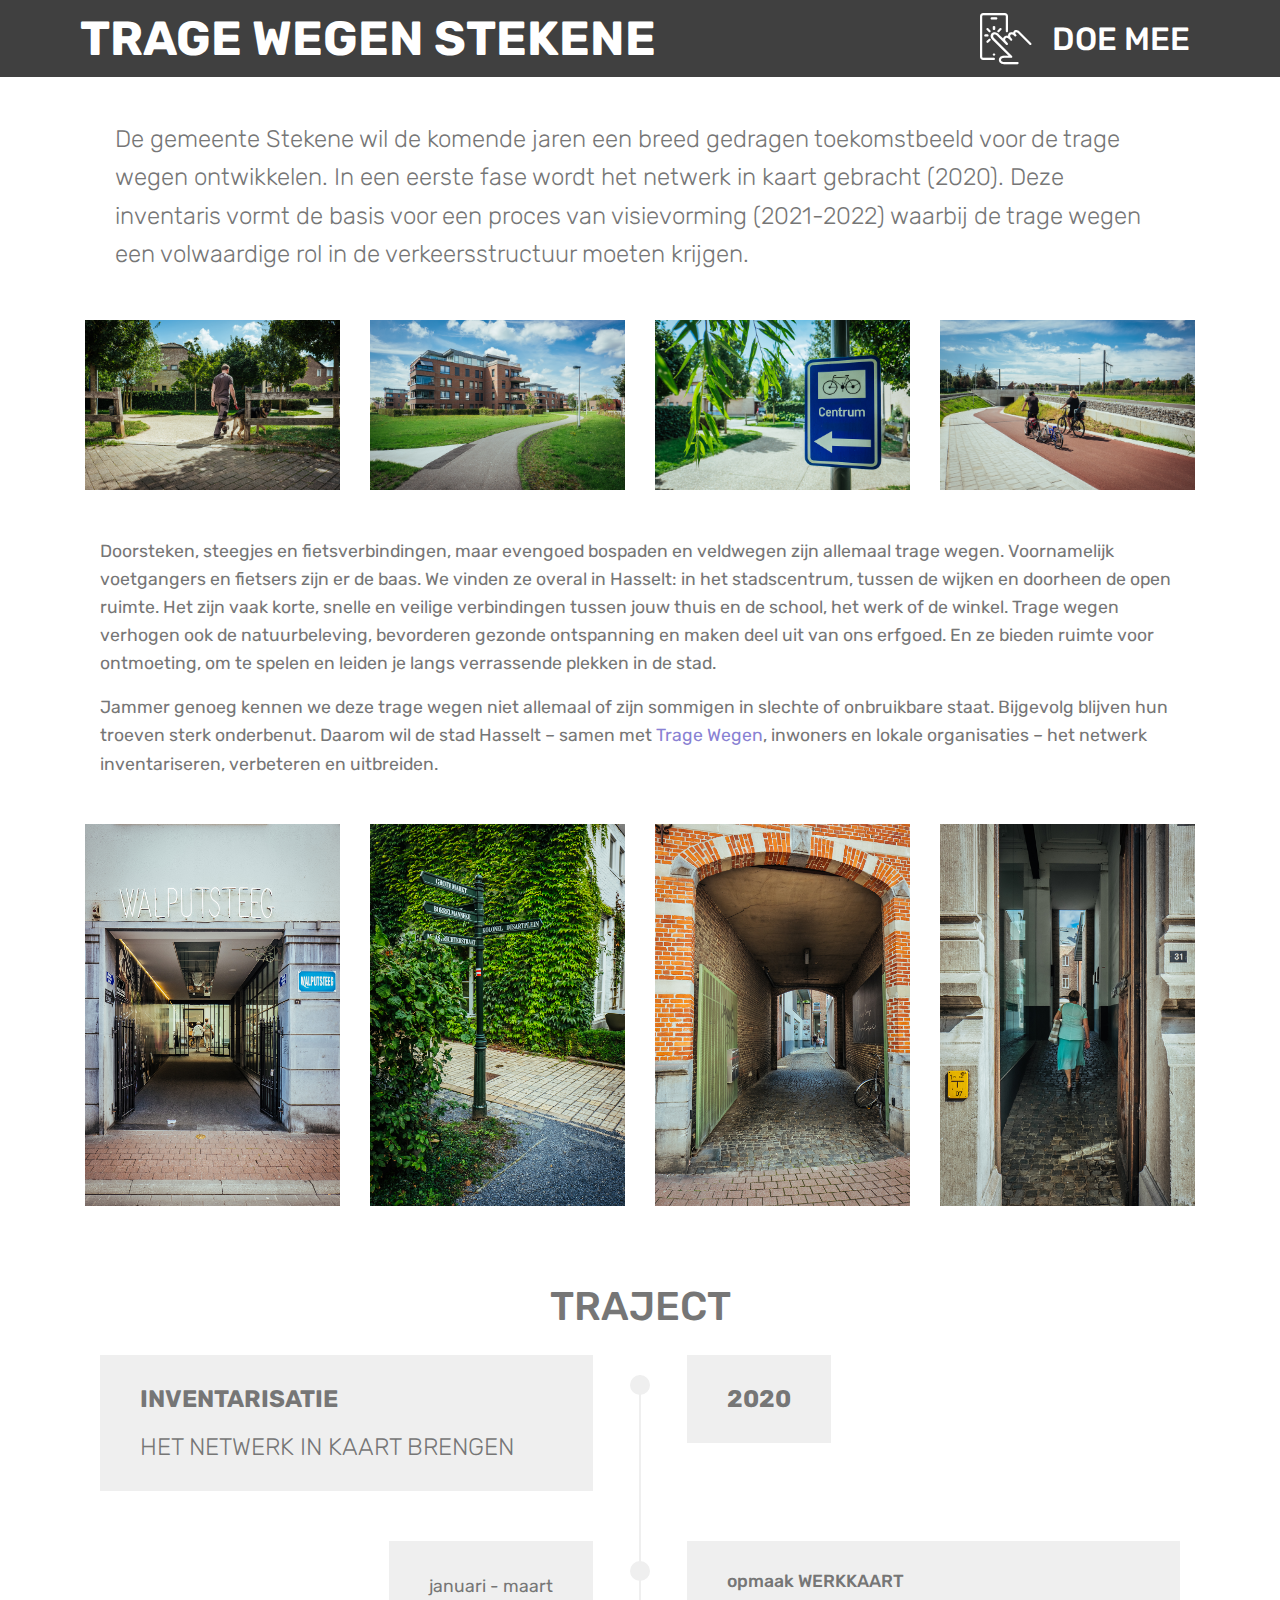
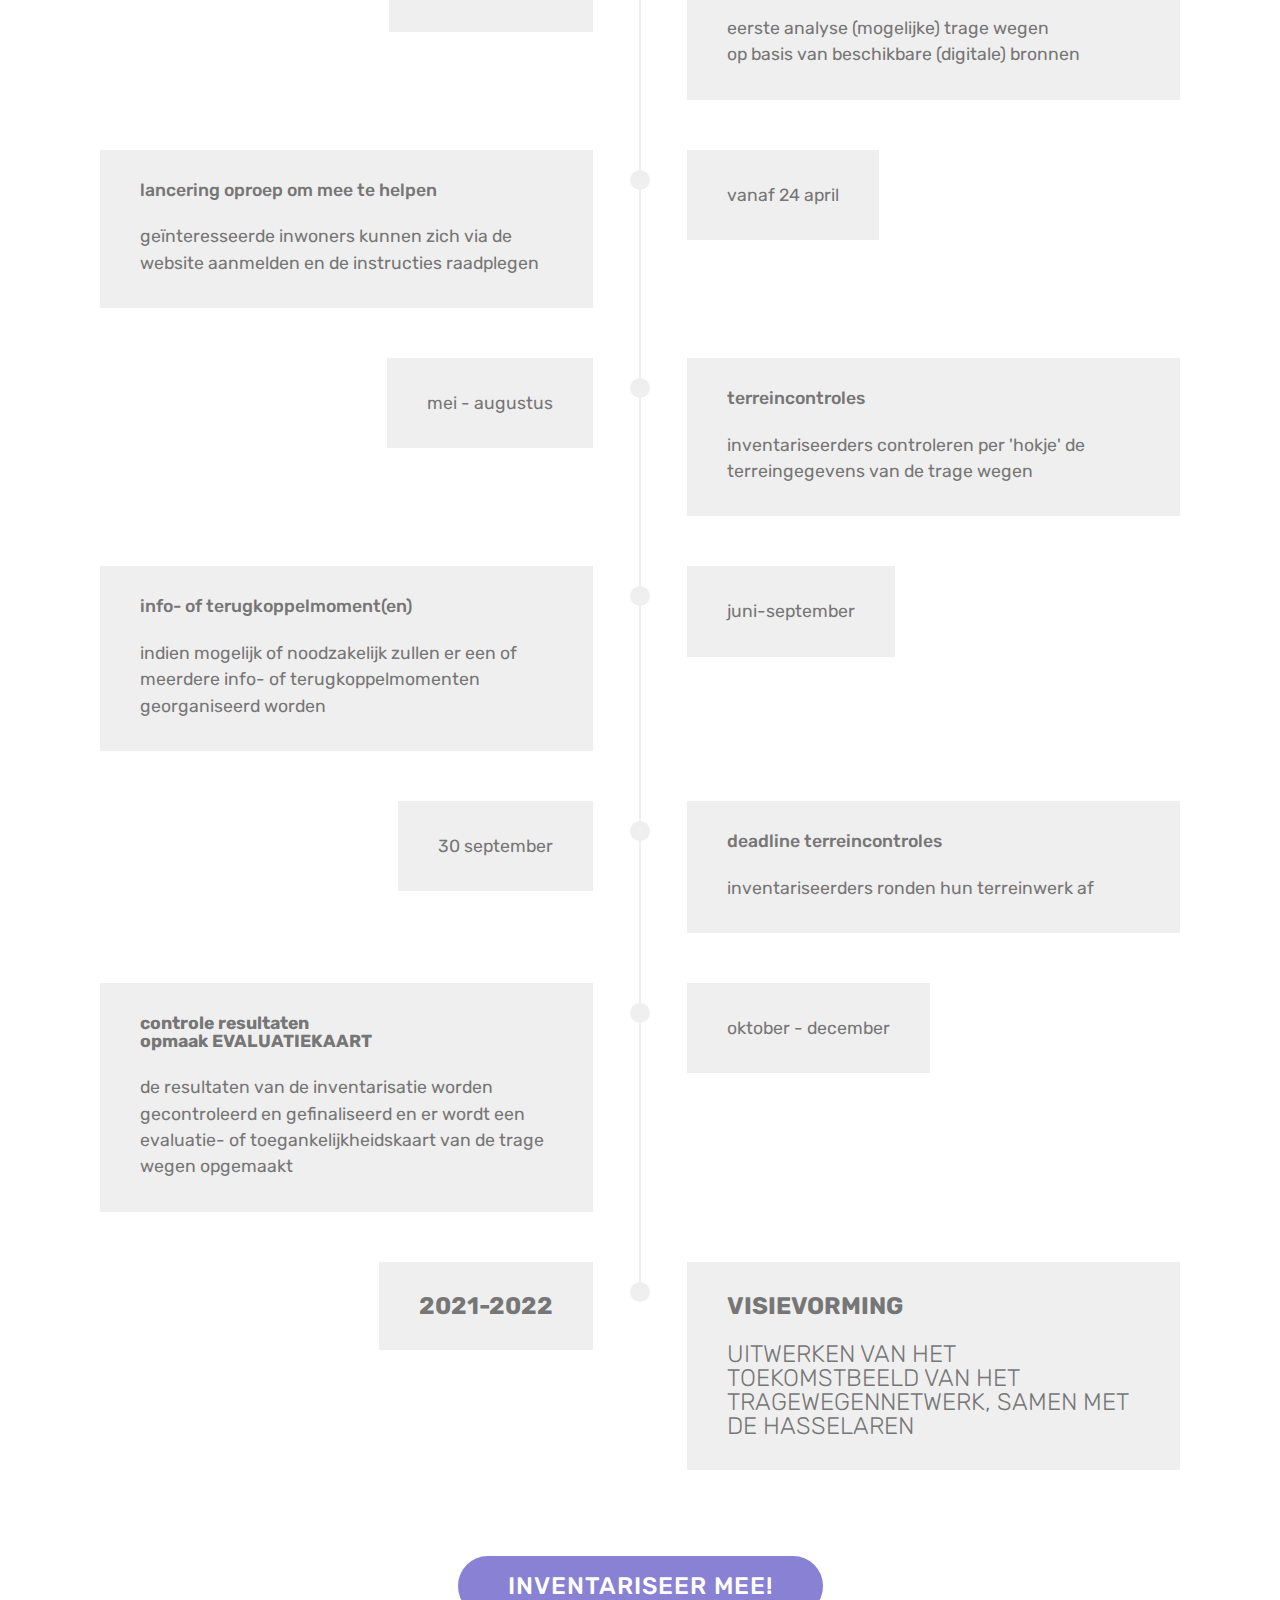
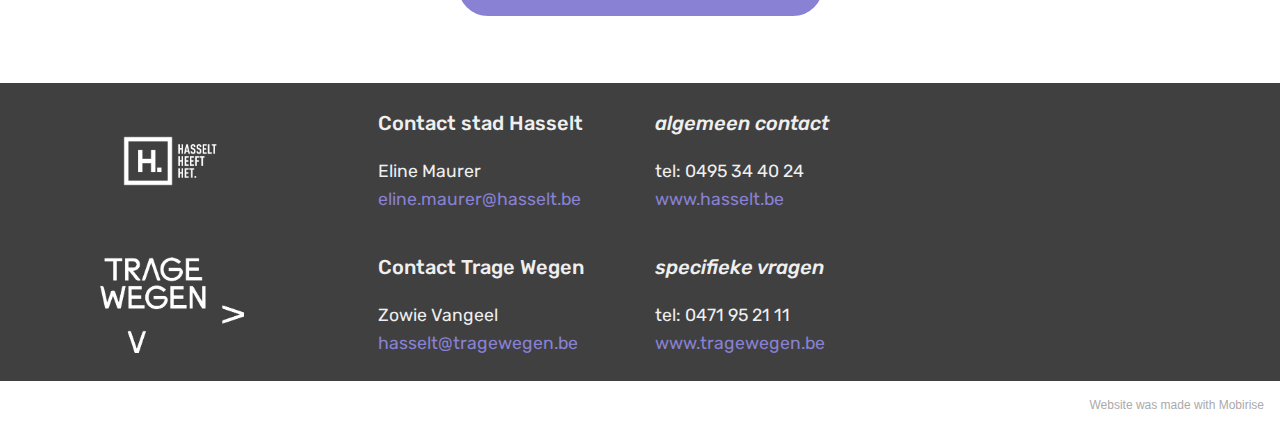
<file: index.html>
<!DOCTYPE html>
<html  >
<head>
  <!-- Site made with Mobirise Website Builder v5.1.4, https://mobirise.com -->
  <meta charset="UTF-8">
  <meta http-equiv="X-UA-Compatible" content="IE=edge">
  <meta name="generator" content="Mobirise v5.1.4, mobirise.com">
  <meta name="viewport" content="width=device-width, initial-scale=1, minimum-scale=1">
  <link rel="shortcut icon" href="assets/images/logo2.png" type="image/x-icon">
  <meta name="description" content="">
  
  
  <title>Home</title>
  <link rel="stylesheet" href="assets/web/assets/mobirise-icons/mobirise-icons.css">
  <link rel="stylesheet" href="assets/bootstrap/css/bootstrap.min.css">
  <link rel="stylesheet" href="assets/bootstrap/css/bootstrap-grid.min.css">
  <link rel="stylesheet" href="assets/bootstrap/css/bootstrap-reboot.min.css">
  <link rel="stylesheet" href="assets/tether/tether.min.css">
  <link rel="stylesheet" href="assets/dropdown/css/style.css">
  <link rel="stylesheet" href="assets/socicon/css/styles.css">
  <link rel="stylesheet" href="assets/theme/css/style.css">
  <link rel="preload" as="style" href="assets/mobirise/css/mbr-additional.css"><link rel="stylesheet" href="assets/mobirise/css/mbr-additional.css" type="text/css">
  
  
  
  
</head>
<body>
  
  <section class="menu cid-rQbKiJXNZe" once="menu" id="menu1-5">

    

    <nav class="navbar navbar-expand beta-menu navbar-dropdown align-items-center navbar-fixed-top navbar-toggleable-sm">
        <button class="navbar-toggler navbar-toggler-right" type="button" data-toggle="collapse" data-target="#navbarSupportedContent" aria-controls="navbarSupportedContent" aria-expanded="false" aria-label="Toggle navigation">
            <div class="hamburger">
                <span></span>
                <span></span>
                <span></span>
                <span></span>
            </div>
        </button>
        <div class="menu-logo">
            <div class="navbar-brand">
                
                <span class="navbar-caption-wrap"><a class="navbar-caption text-white display-1" href="index.html">
                        TRAGE WEGEN STEKENE</a></span>
            </div>
        </div>
        <div class="collapse navbar-collapse" id="navbarSupportedContent">
            <ul class="navbar-nav nav-dropdown nav-right" data-app-modern-menu="true"><li class="nav-item">
                    <a class="nav-link link text-white display-4" href="page1.html"><span class="mbri-touch mbr-iconfont mbr-iconfont-btn"></span>
                        
                        DOE MEE</a>
                </li></ul>
            
        </div>
    </nav>
</section>

<section class="mbr-section article content3 cid-rQbUgujYzw" id="content3-n">
      
     

    <div class="container">
        <div class="media-container-row">
            <div class="row col-12 col-md-12">
                <div class="col-12 mbr-text mbr-fonts-style display-2 col-md-12">
                     <p>De gemeente Stekene wil de komende jaren een breed gedragen toekomstbeeld voor de trage wegen ontwikkelen. In een eerste fase wordt het netwerk in kaart gebracht (<span style="font-size: 1.5rem;">2020). Deze inventaris vormt de basis voor een proces van visievorming (2021-2022) waarbij de trage wegen een volwaardige rol in de verkeersstructuur moeten krijgen.</span></p>
                </div>
                
                
            </div>
        </div>
    </div>
</section>

<section class="mbr-gallery gallery5 cid-rQcg3z86Xx" id="gallery5-q">

    

    

    <div class="container">
        
        
        <div class="row mbr-gallery" data-toggle="modal" data-target="#Modal">
            <div class="col-sm-6 col-md-4 col-lg-3 item gallery-image">
                <div class="item-wrapper">
                    <img class="w-100" src="assets/images/tragewegen-201908-ingedelee-199.jpg" alt="" data-slide-to="0" title="" data-target="#lb-">
                </div>
            </div>
            <div class="col-sm-6 col-md-4 col-lg-3 item gallery-image">
                <div class="item-wrapper">
                    <img class="w-100" src="assets/images/tragewegen-201908-ingedelee-122.jpg" alt="" data-slide-to="1" title="" data-target="#lb-">
                </div>
            </div>
            <div class="col-sm-6 col-md-4 col-lg-3 item gallery-image">
                <div class="item-wrapper">
                    <img class="w-100" src="assets/images/tragewegen-201908-ingedelee-131.jpg" alt="" data-slide-to="2" title="" data-target="#lb-">
                </div>
            </div><div class="col-sm-6 col-md-4 col-lg-3 item gallery-image">
                <div class="item-wrapper">
                    <img class="w-100" src="assets/images/tragewegen-201908-ingedelee-125.jpg" alt="" data-slide-to="3" title="" data-target="#lb-">
                </div>
            </div>
            
        </div>

        <div class="modal mbr-slider fade" tabindex="-1" role="dialog" aria-hidden="true" id="Modal">
            <div class="modal-dialog" role="document">
                <div class="modal-content">
                    <div class="modal-body">
                        <div class="carousel slide" data-ride="carousel" id="lb-">
                            <div class="carousel-inner">
                                <div class="carousel-item active">
                                    <img class="d-block w-100" src="assets/images/tragewegen-201908-ingedelee-199.jpg" alt="">
                                </div>
                                <div class="carousel-item">
                                    <img class="d-block w-100" src="assets/images/tragewegen-201908-ingedelee-122.jpg" alt="">
                                </div>
                                <div class="carousel-item">
                                    <img class="d-block w-100" src="assets/images/tragewegen-201908-ingedelee-131.jpg" alt="">
                                </div><div class="carousel-item">
                                    <img class="d-block w-100" src="assets/images/tragewegen-201908-ingedelee-125.jpg" alt="">
                                </div>
                                
                            </div>
                            <ol class="carousel-indicators">
                                <li data-slide-to="0" class="active" data-target="#lb-"></li><li data-slide-to="1" class="active" data-target="#lb-"></li>
                                <li data-slide-to="2" data-target="#lb-"></li>
                                <li data-slide-to="3" data-target="#lb-"></li>
                                
                            </ol>
                            <a role="button" href="" class="close" data-dismiss="modal" aria-label="Close">
                            </a>
                            <a class="carousel-control-prev carousel-control" role="button" data-slide="prev" href="#lb-">
                                <span class="mbri-left mbr-iconfont" aria-hidden="true"></span>
                                <span class="sr-only">Vorige</span>
                            </a>
                            <a class="carousel-control-next carousel-control" role="button" data-slide="next" href="#lb-">
                                <span class="mbri-right mbr-iconfont" aria-hidden="true"></span>
                                <span class="sr-only">Volgende</span>
                            </a>
                        </div>
                    </div>
                </div>
            </div>
        </div>
    </div>
</section>

<section class="mbr-section article content1 cid-rQc35fbMtZ" id="content1-o">
    
     

    <div class="container">
        <div class="media-container-row">
            <div class="mbr-text col-12 mbr-fonts-style display-7 col-md-12"><p>Doorsteken, steegjes en fietsverbindingen, maar evengoed bospaden en veldwegen zijn allemaal trage wegen. Voornamelijk voetgangers en fietsers zijn er de baas. We vinden ze overal in Hasselt: in het stadscentrum, tussen de wijken en doorheen de open ruimte. Het zijn vaak korte, snelle en veilige verbindingen tussen jouw thuis en de school, het werk of de winkel.  Trage wegen verhogen ook de natuurbeleving, bevorderen gezonde ontspanning en maken deel uit van ons erfgoed. En ze bieden ruimte voor ontmoeting, om te spelen en leiden je langs verrassende plekken in de stad. 
</p><p>Jammer genoeg kennen we deze trage wegen niet allemaal of zijn sommigen in slechte of onbruikbare staat. Bijgevolg blijven hun troeven sterk onderbenut. Daarom wil de stad Hasselt – samen met <a href="https://www.tragewegen.be" target="_blank">Trage Wegen</a>, inwoners en lokale organisaties – het netwerk inventariseren, verbeteren en uitbreiden.
</p></div>
        </div>
    </div>
</section>

<section class="mbr-gallery gallery5 cid-rQcoGLIRZO" id="gallery5-t">

    

    

    <div class="container">
        
        
        <div class="row mbr-gallery" data-toggle="modal" data-target="#Modal">
            <div class="col-sm-6 col-md-4 col-lg-3 item gallery-image">
                <div class="item-wrapper">
                    <img class="w-100" src="assets/images/tragewegen-201908-ingedelee-90.jpg" alt="" data-slide-to="0" title="" data-target="#lb-">
                </div>
            </div><div class="col-sm-6 col-md-4 col-lg-3 item gallery-image">
                <div class="item-wrapper">
                    <img class="w-100" src="assets/images/tragewegen-201908-ingedelee-77.jpg" alt="" data-slide-to="1" title="" data-target="#lb-">
                </div>
            </div><div class="col-sm-6 col-md-4 col-lg-3 item gallery-image">
                <div class="item-wrapper">
                    <img class="w-100" src="assets/images/tragewegen-201908-ingedelee-170.jpg" alt="" data-slide-to="2" title="" data-target="#lb-">
                </div>
            </div>
            <div class="col-sm-6 col-md-4 col-lg-3 item gallery-image">
                <div class="item-wrapper">
                    <img class="w-100" src="assets/images/tragewegen-201908-ingedelee-163.jpg" alt="" data-slide-to="3" title="" data-target="#lb-">
                </div>
            </div>
            
            
        </div>

        <div class="modal mbr-slider fade" tabindex="-1" role="dialog" aria-hidden="true" id="Modal">
            <div class="modal-dialog" role="document">
                <div class="modal-content">
                    <div class="modal-body">
                        <div class="carousel slide" data-ride="carousel" id="lb-">
                            <div class="carousel-inner">
                                <div class="carousel-item active">
                                    <img class="d-block w-100" src="assets/images/tragewegen-201908-ingedelee-90.jpg" alt="">
                                </div><div class="carousel-item">
                                    <img class="d-block w-100" src="assets/images/tragewegen-201908-ingedelee-77.jpg" alt="">
                                </div><div class="carousel-item">
                                    <img class="d-block w-100" src="assets/images/tragewegen-201908-ingedelee-170.jpg" alt="">
                                </div>
                                <div class="carousel-item">
                                    <img class="d-block w-100" src="assets/images/tragewegen-201908-ingedelee-163.jpg" alt="">
                                </div>
                                
                                
                            </div>
                            <ol class="carousel-indicators">
                                <li data-slide-to="0" class="active" data-target="#lb-"></li>
                                <li data-slide-to="1" data-target="#lb-"></li>
                                <li data-slide-to="2" data-target="#lb-"></li>
                                <li data-slide-to="3" data-target="#lb-"></li>
                            </ol>
                            <a role="button" href="" class="close" data-dismiss="modal" aria-label="Close">
                            </a>
                            <a class="carousel-control-prev carousel-control" role="button" data-slide="prev" href="#lb-">
                                <span class="mbri-left mbr-iconfont" aria-hidden="true"></span>
                                <span class="sr-only">Vorige</span>
                            </a>
                            <a class="carousel-control-next carousel-control" role="button" data-slide="next" href="#lb-">
                                <span class="mbri-right mbr-iconfont" aria-hidden="true"></span>
                                <span class="sr-only">Volgende</span>
                            </a>
                        </div>
                    </div>
                </div>
            </div>
        </div>
    </div>
</section>

<section class="timeline1 cid-rQchsnd1MN" id="timeline1-s">

    

    

    <div class="container align-center">
        <h2 class="mbr-section-title pb-3 mbr-fonts-style display-5">
            TRAJECT</h2>
        

        <div class="container timelines-container" mbri-timelines="">
            <!--1-->
            <div class="row timeline-element reverse separline">
                 <div class="timeline-date-panel col-xs-12 col-md-6  align-left">         
                    <div class="time-line-date-content">
                        <p class="mbr-timeline-date mbr-fonts-style display-2"><strong>
                            2020</strong></p>
                    </div>
                </div>
           <span class="iconBackground"></span>
            <div class="col-xs-12 col-md-6 align-right">
                <div class="timeline-text-content">
                    <h4 class="mbr-timeline-title pb-3 mbr-fonts-style display-2"><strong>
                        INVENTARISATIE</strong><br></h4>
                    <p class="mbr-timeline-text mbr-fonts-style display-2">HET NETWERK IN KAART BRENGEN</p>
                 </div>
            </div>
            </div>
            <!--2-->
            <div class="row timeline-element separline">
                <div class="timeline-date-panel col-xs-12 col-md-6 align-right">
                    <div class="time-line-date-content">
                        <p class="mbr-timeline-date mbr-fonts-style display-7">januari - maart</p>
                    </div>
                </div>
                <span class="iconBackground"></span>
                <div class="col-xs-12 col-md-6 align-left ">
                    <div class="timeline-text-content">
                        <h4 class="mbr-timeline-title pb-3 mbr-fonts-style display-7">opmaak WERKKAART</h4>
                        <p class="mbr-timeline-text mbr-fonts-style display-7">eerste analyse (mogelijke) trage wegen&nbsp;<br>op basis van beschikbare (digitale) bronnen&nbsp;<br></p>
                    </div>
                </div>
            </div>
            <!--3-->
            <div class="row timeline-element reverse separline">
                <div class="timeline-date-panel col-xs-12 col-md-6  align-left">
                    <div class="time-line-date-content">
                        <p class="mbr-timeline-date mbr-fonts-style display-7">vanaf 24 april</p>
                    </div>
                </div>
                <span class="iconBackground"></span>
                <div class="col-xs-12 col-md-6 align-right">
                    <div class="timeline-text-content">
                        <h4 class="mbr-timeline-title pb-3 mbr-fonts-style display-7">lancering oproep om mee te helpen&nbsp;</h4>      
                        <p class="mbr-timeline-text mbr-fonts-style display-7">geïnteresseerde inwoners kunnen zich via de website aanmelden en de instructies raadplegen</p>
                    </div>
                </div>
            </div>
            <!--4-->
            <div class="row timeline-element separline">
                <div class="timeline-date-panel col-xs-12 col-md-6 align-right">
                    <div class="time-line-date-content">
                        <p class="mbr-timeline-date mbr-fonts-style display-7">
                            mei - augustus</p>
                    </div>
                </div>
                <span class="iconBackground"></span>
                <div class="col-xs-12 col-md-6 align-left ">
                    <div class="timeline-text-content">
                        <h4 class="mbr-timeline-title pb-3 mbr-fonts-style display-7">terreincontroles</h4>
                        <p class="mbr-timeline-text mbr-fonts-style display-7">
                            inventariseerders controleren per 'hokje' de terreingegevens van de trage wegen</p>
                    </div>
                </div>
            </div>
            <!--5-->
            <div class="row timeline-element reverse separline">
                <div class="timeline-date-panel col-xs-12 col-md-6  align-left">
                    <div class="time-line-date-content">
                        <p class="mbr-timeline-date mbr-fonts-style display-7">juni-september<br></p>
                    </div>
                </div>
                <span class="iconBackground"></span>
                <div class="col-xs-12 col-md-6 align-right">
                    <div class="timeline-text-content">
                        <h4 class="mbr-timeline-title pb-3 mbr-fonts-style display-7">info- of terugkoppelmoment(en)</h4>
                        <p class="mbr-timeline-text mbr-fonts-style display-7">indien mogelijk of noodzakelijk zullen er een of meerdere info- of terugkoppelmomenten georganiseerd worden</p>
                    </div>
                </div>
            </div>
            <!--6-->
            <div class="row timeline-element separline">
                <div class="timeline-date-panel col-xs-12 col-md-6 align-right">
                    <div class="time-line-date-content">
                       <p class="mbr-timeline-date mbr-fonts-style display-7">
                            30 september</p>
                    </div>
                </div>
                <span class="iconBackground"></span>
                <div class="col-xs-12 col-md-6 align-left ">
                    <div class="timeline-text-content">
                        <h4 class="mbr-timeline-title pb-3 mbr-fonts-style display-7">deadline terreincontroles</h4>
                        <p class="mbr-timeline-text mbr-fonts-style display-7">inventariseerders ronden hun terreinwerk af</p>
                    </div>
                </div>
            </div>
            <!--7-->
            <div class="row timeline-element reverse separline">
                <div class="timeline-date-panel col-xs-12 col-md-6  align-left">
                    <div class="time-line-date-content">
                        <p class="mbr-timeline-date mbr-fonts-style display-7">oktober - december<br></p>
                    </div>
                </div>
                <span class="iconBackground"></span>
                <div class="col-xs-12 col-md-6 align-right">
                    <div class="timeline-text-content">
                        <h4 class="mbr-timeline-title pb-3 mbr-fonts-style display-7"><strong>controle resultaten
</strong><div><strong>opmaak EVALUATIEKAART</strong></div></h4>
                        <p class="mbr-timeline-text mbr-fonts-style display-7">de resultaten van de inventarisatie worden gecontroleerd en gefinaliseerd en er wordt een evaluatie- of toegankelijkheidskaart van de trage wegen opgemaakt </p>
                    </div>
                </div>
            </div>
            <!--8-->
            <div class="row timeline-element">
                <div class="timeline-date-panel col-xs-12 col-md-6 align-right">
                    <div class="time-line-date-content">
                        <p class="mbr-timeline-date mbr-fonts-style display-2"><strong>
                           2021-2022</strong>  
                        </p>
                    </div>
                </div>
                <span class="iconBackground"></span>
                <div class="col-xs-12 col-md-6 align-left ">
                    <div class="timeline-text-content">
                        <h4 class="mbr-timeline-title pb-3 mbr-fonts-style display-2"><strong>
                            VISIEVORMING</strong></h4>
                        <p class="mbr-timeline-text mbr-fonts-style display-2">
                            UITWERKEN VAN HET TOEKOMSTBEELD VAN HET TRAGEWEGENNETWERK, SAMEN MET DE HASSELAREN
                        </p>
                    </div>
                </div>
            </div>
            <!--9-->
            
            <!--10-->
            
            <!--11-->
            
            <!--12-->
            
        </div>
    </div>
</section>

<section class="mbr-section content8 cid-rQdVR2sNag" id="content8-13">

    

    <div class="container">
        <div class="media-container-row title">
            <div class="col-12 col-md-8">
                <div class="mbr-section-btn align-center"><a class="btn btn-primary display-2" href="page1.html">INVENTARISEER MEE!</a></div>
            </div>
        </div>
    </div>
</section>

<section class="cid-rQe4lO1r5C" id="footer1-1l">

    

    

    <div class="container">
        <div class="media-container-row content text-white">
            <div class="col-12 col-md-3">
                <div class="media-wrap">
                    <a href="https://www.hasselt.be" target="_blank">
                        <img src="assets/images/hasselt-heeft-het-logo-wit-lores.png" alt="Mobirise" title="">
                    </a>
                </div>
            </div>
            <div class="col-12 col-md-3 mbr-fonts-style display-7">
                <h5 class="pb-3">Contact stad Hasselt</h5>
                <p class="mbr-text">
                    Eline Maurer &nbsp; &nbsp; &nbsp; &nbsp; &nbsp; &nbsp; &nbsp; &nbsp; &nbsp; &nbsp;&nbsp;<br><a href="mailto:eline.maurer@hasselt.be">eline.maurer@hasselt.be</a><br><br></p>
            </div>
            <div class="col-12 col-md-3 mbr-fonts-style display-7">
                <h5 class="pb-3"><em>algemeen contact</em></h5>
                <p class="mbr-text">tel: 0495 34 40 24<br><a href="https://www.hasselt.be" target="_blank">www.hasselt.be</a><br><br></p>
            </div>
            <div class="col-12 col-md-3 mbr-fonts-style display-7">
                <h5 class="pb-3"></h5>
                <p class="mbr-text"><br><br><br></p>
            </div>
        </div>
        
    </div>
</section>

<section class="cid-rQdXCKAkHv" id="footer1-18">

    

    

    <div class="container">
        <div class="media-container-row content text-white">
            <div class="col-12 col-md-3">
                <div class="media-wrap">
                    <a href="https://www.tragewegen.be" target="_blank">
                        <img src="assets/images/logometpijltjes-wit-1.png" alt="Mobirise" title="">
                    </a>
                </div>
            </div>
            <div class="col-12 col-md-3 mbr-fonts-style display-7">
                <h5 class="pb-3">Contact Trage Wegen</h5>
                <p class="mbr-text">Zowie Vangeel<br><a href="mailto:hasselt@tragewegen.be">hasselt@tragewegen.be</a><br></p>
            </div>
            <div class="col-12 col-md-3 mbr-fonts-style display-7">
                <h5 class="pb-3"><em>specifieke vragen</em></h5>
                <p class="mbr-text">tel: 0471 95 21 11<br><a href="https://www.tragewegen.be" target="_blank">www.tragewegen.be</a><br></p>
            </div>
            <div class="col-12 col-md-3 mbr-fonts-style display-7">
                <h5 class="pb-3"></h5>
                <p class="mbr-text"><br><br><br></p>
            </div>
        </div>
        
    </div>
</section><section style="background-color: #fff; font-family: -apple-system, BlinkMacSystemFont, 'Segoe UI', 'Roboto', 'Helvetica Neue', Arial, sans-serif; color:#aaa; font-size:12px; padding: 0; align-items: center; display: flex;"><a href="https://mobirise.site/e" style="flex: 1 1; height: 3rem; padding-left: 1rem;"></a><p style="flex: 0 0 auto; margin:0; padding-right:1rem;">Website was <a href="https://mobirise.site/h" style="color:#aaa;">made with</a> Mobirise</p></section><script src="assets/web/assets/jquery/jquery.min.js"></script>  <script src="assets/popper/popper.min.js"></script>  <script src="assets/bootstrap/js/bootstrap.min.js"></script>  <script src="assets/tether/tether.min.js"></script>  <script src="assets/smoothscroll/smooth-scroll.js"></script>  <script src="assets/dropdown/js/nav-dropdown.js"></script>  <script src="assets/dropdown/js/navbar-dropdown.js"></script>  <script src="assets/touchswipe/jquery.touch-swipe.min.js"></script>  <script src="assets/theme/js/script.js"></script>  
  
  
</body>
</html>
</file>
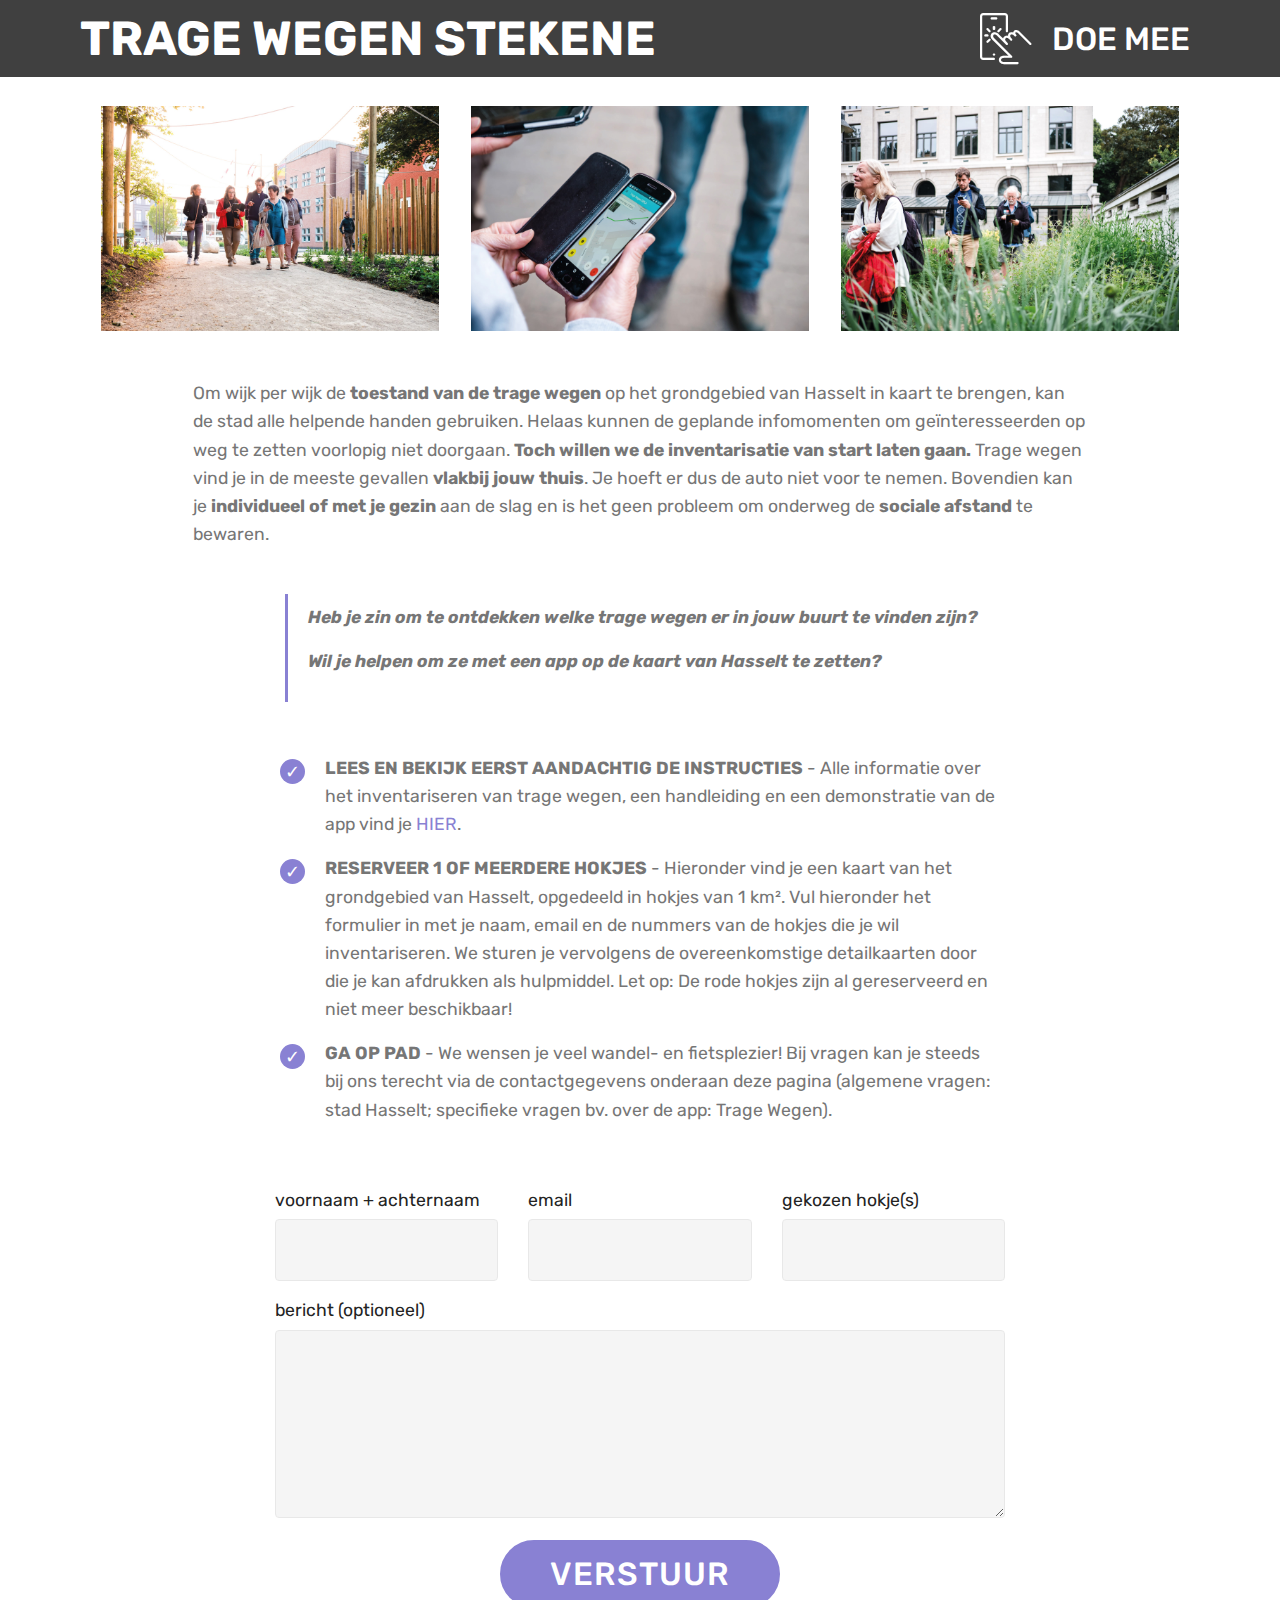
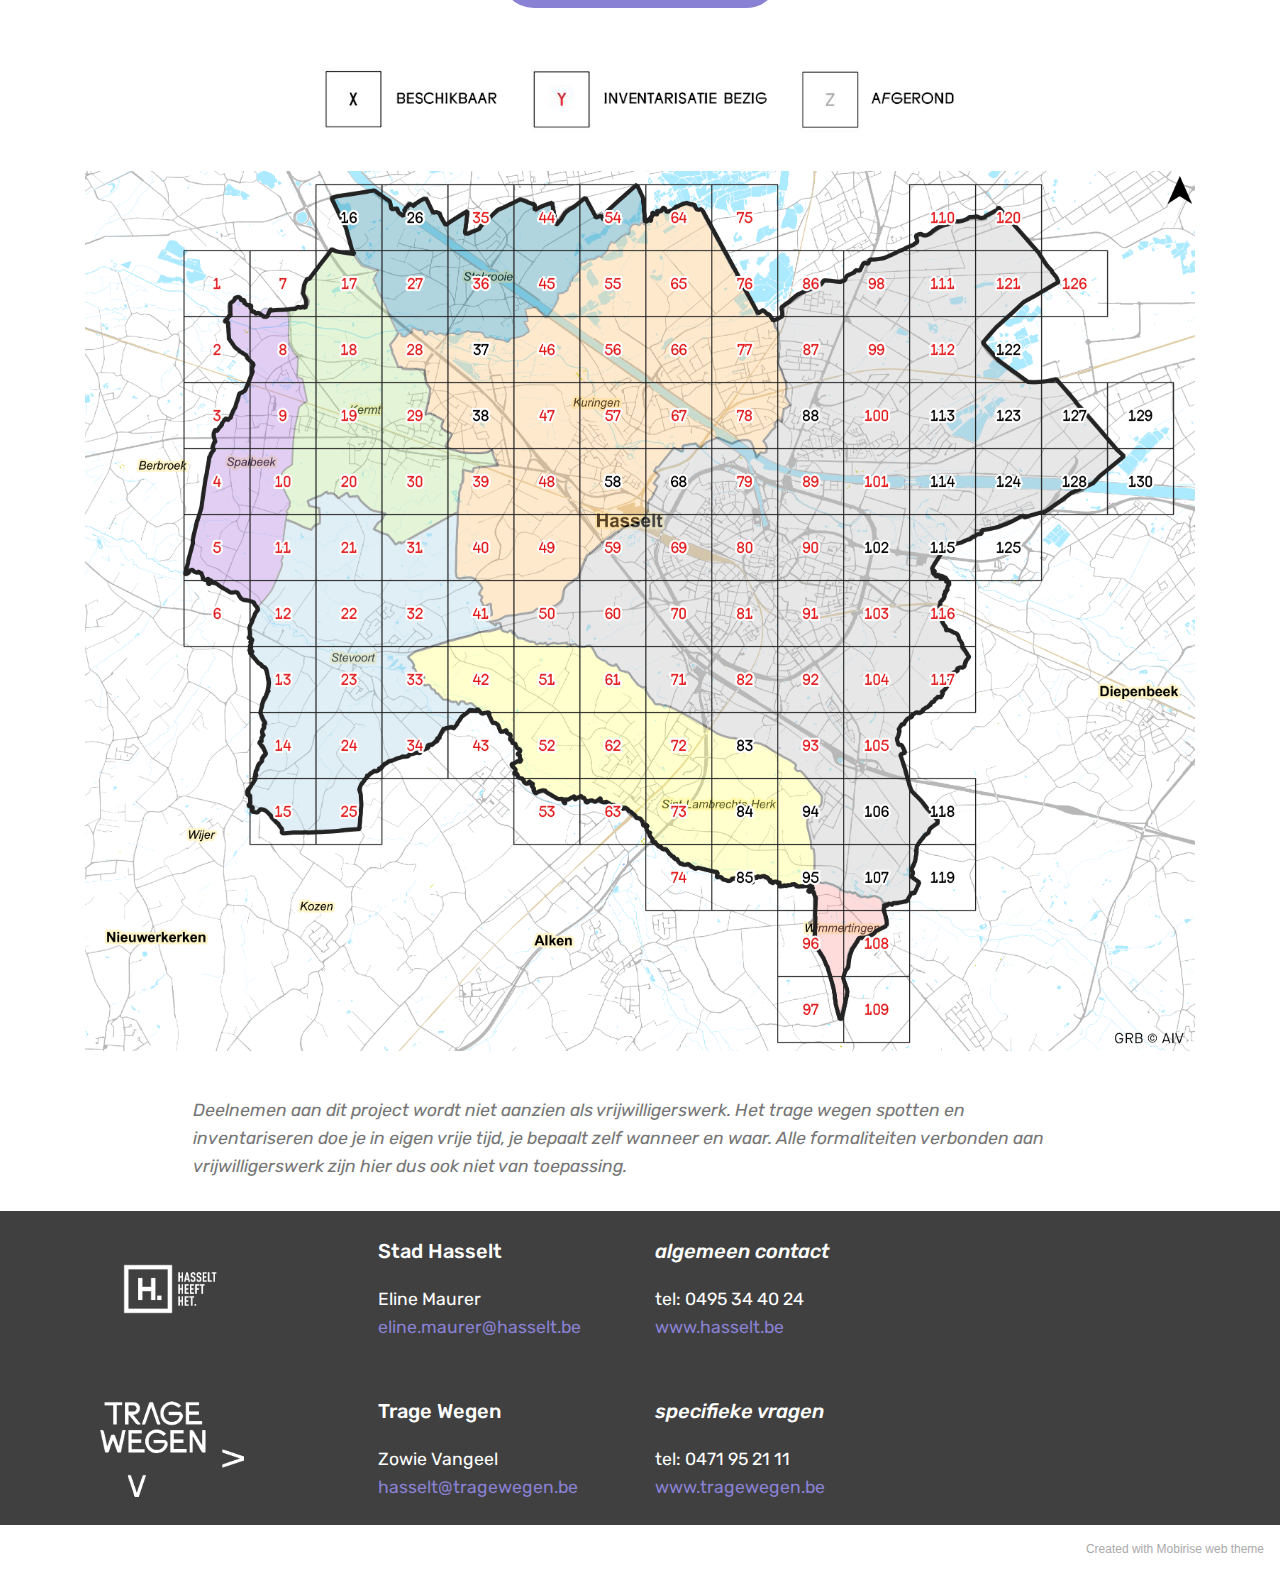
<file: page1.html>
<!DOCTYPE html>
<html  >
<head>
  <!-- Site made with Mobirise Website Builder v5.1.4, https://mobirise.com -->
  <meta charset="UTF-8">
  <meta http-equiv="X-UA-Compatible" content="IE=edge">
  <meta name="generator" content="Mobirise v5.1.4, mobirise.com">
  <meta name="viewport" content="width=device-width, initial-scale=1, minimum-scale=1">
  <link rel="shortcut icon" href="assets/images/logo2.png" type="image/x-icon">
  <meta name="description" content="">
  
  
  <title>Doe mee</title>
  <link rel="stylesheet" href="assets/web/assets/mobirise-icons/mobirise-icons.css">
  <link rel="stylesheet" href="assets/bootstrap/css/bootstrap.min.css">
  <link rel="stylesheet" href="assets/bootstrap/css/bootstrap-grid.min.css">
  <link rel="stylesheet" href="assets/bootstrap/css/bootstrap-reboot.min.css">
  <link rel="stylesheet" href="assets/tether/tether.min.css">
  <link rel="stylesheet" href="assets/dropdown/css/style.css">
  <link rel="stylesheet" href="assets/socicon/css/styles.css">
  <link rel="stylesheet" href="assets/theme/css/style.css">
  <link rel="preload" as="style" href="assets/mobirise/css/mbr-additional.css"><link rel="stylesheet" href="assets/mobirise/css/mbr-additional.css" type="text/css">
  
  
  
  
</head>
<body>
  
  <section class="menu cid-rQebA6QEnf" once="menu" id="menu1-1r">

    

    <nav class="navbar navbar-expand beta-menu navbar-dropdown align-items-center navbar-fixed-top navbar-toggleable-sm">
        <button class="navbar-toggler navbar-toggler-right" type="button" data-toggle="collapse" data-target="#navbarSupportedContent" aria-controls="navbarSupportedContent" aria-expanded="false" aria-label="Toggle navigation">
            <div class="hamburger">
                <span></span>
                <span></span>
                <span></span>
                <span></span>
            </div>
        </button>
        <div class="menu-logo">
            <div class="navbar-brand">
                
                <span class="navbar-caption-wrap"><a class="navbar-caption text-white display-1" href="index.html">
                        TRAGE WEGEN STEKENE</a></span>
            </div>
        </div>
        <div class="collapse navbar-collapse" id="navbarSupportedContent">
            <ul class="navbar-nav nav-dropdown nav-right" data-app-modern-menu="true"><li class="nav-item">
                    <a class="nav-link link text-white display-4" href="page1.html"><span class="mbri-touch mbr-iconfont mbr-iconfont-btn"></span>
                        
                        DOE MEE</a>
                </li></ul>
            
        </div>
    </nav>
</section>

<section class="features2 cid-rQmQMGRh2Z" id="features2-2z">

    

    
    
    <div class="container">
        <div class="media-container-row">
            <div class="card p-3 col-12 col-md-6 col-lg-4">
                <div class="card-wrapper">
                    <div class="card-img">
                        <img src="assets/images/inv-1.jpg" alt="Mobirise" title="">
                    </div>
                    <div class="card-box">
                        
                        
                    </div>
                </div>
            </div>

            <div class="card p-3 col-12 col-md-6 col-lg-4">
                <div class="card-wrapper">
                    <div class="card-img">
                        <img src="assets/images/inv-2.jpg" alt="Mobirise" title="">
                    </div>
                    <div class="card-box ">
                        
                        
                    </div>
                </div>
            </div>

            <div class="card p-3 col-12 col-md-6 col-lg-4">
                <div class="card-wrapper">
                    <div class="card-img">
                        <img src="assets/images/inv-3.jpg" alt="Mobirise" title="">
                    </div>
                    <div class="card-box">
                        
                        
                    </div>
                </div>
            </div>

            
        </div>
    </div>
</section>

<section class="mbr-section article content1 cid-rQebA9BE8m" id="content1-1u">
    
     

    <div class="container">
        <div class="media-container-row">
            <div class="mbr-text col-12 mbr-fonts-style display-7 col-md-10"><p><span style="font-size: 1.1rem;">Om wijk per wijk de </span><strong>toestand van de trage wegen</strong><span style="font-size: 1.1rem;"> op het grondgebied van Hasselt in kaart te brengen, kan de stad alle helpende handen gebruiken. Helaas kunnen de geplande infomomenten om geïnteresseerden op weg te zetten voorlopig niet doorgaan. </span><strong>Toch willen we de inventarisatie van start laten gaan.</strong><span style="font-size: 1.1rem;"> Trage wegen vind je in de meeste gevallen </span><strong>vlakbij jouw thuis</strong><span style="font-size: 1.1rem;">. Je hoeft er dus de auto niet voor te nemen. Bovendien kan je </span><strong>individueel of met je gezin</strong><span style="font-size: 1.1rem;">&nbsp;aan de slag en is het geen probleem om onderweg de </span><strong>sociale afstand</strong><span style="font-size: 1.1rem;"> te bewaren.</span><br></p></div>
        </div>
    </div>
</section>

<section class="mbr-section article content1 cid-rQhwzvNdqP" id="content2-23">

     

    <div class="container">
        <div class="media-container-row">
            <div class="mbr-text col-12 col-md-8 mbr-fonts-style display-7">
                <blockquote><p><strong>Heb je zin om te ontdekken welke trage wegen er in jouw buurt te vinden zijn?
</strong></p><p><strong>Wil je helpen om ze met een app op de kaart van Hasselt te zetten?&nbsp;</strong></p></blockquote>
            </div>
        </div>
    </div>
</section>

<section class="mbr-section article content12 cid-rV0oBivDqC" id="content12-34">
     

    <div class="container">
        <div class="media-container-row">
            <div class="mbr-text counter-container col-12 col-md-8 mbr-fonts-style display-7">
                <ul><li><strong>LEES EN BEKIJK EERST AANDACHTIG DE INSTRUCTIES</strong> - Alle informatie over het inventariseren van trage wegen, een handleiding en een demonstratie van de app vind je <a href="https://tragewegen.github.io/inventariseren/" target="_blank">HIER</a>.</li><li><strong>RESERVEER 1 OF MEERDERE HOKJES</strong> - Hieronder vind je een kaart van het grondgebied van Hasselt, opgedeeld in hokjes van 1 km². Vul hieronder het formulier in&nbsp;met je naam, email en de nummers van de hokjes die je wil inventariseren. We sturen je vervolgens de overeenkomstige detailkaarten door die je kan afdrukken als hulpmiddel. Let op: De rode hokjes zijn al gereserveerd en niet meer beschikbaar!</li>
                    <li><strong>GA OP PAD</strong> - We wensen je veel wandel- en fietsplezier! Bij vragen kan je steeds bij ons terecht via de contactgegevens onderaan deze pagina (algemene vragen: stad Hasselt; specifieke vragen bv. over de app: Trage Wegen).</li>
                </ul>
            </div>
        </div>
    </div>
</section>

<section class="mbr-section form1 cid-rV0D3ajFwL" id="form1-36">

    

    
    <div class="container">
        <div class="row justify-content-center">
            <div class="title col-12 col-lg-8">
                
                
            </div>
        </div>
    </div>
    <div class="container">
        <div class="row justify-content-center">
            <div class="media-container-column col-lg-8" data-form-type="formoid">
                <!---Formbuilder Form--->
                <form action="https://mobirise.eu/" method="POST" class="mbr-form form-with-styler" data-form-title="Mobirise Form"><input type="hidden" name="email" data-form-email="true" value="x/bRt6QG3RsSpKkwNqQnywBV71M9ZpzG3cLtmY5gfgRLcE5ImEHTujYulvZ34Qto3UTPI1M8ktJZxvY3vBZ5zBNl7ZDCJwynu68Y/fX23OtNtB2sMrb4AbjKRQidFig2">
                    <div class="row">
                        <div hidden="hidden" data-form-alert="" class="alert alert-success col-12">Bedankt voor jouw enthousiasme en medewerking!</div>
                        <div hidden="hidden" data-form-alert-danger="" class="alert alert-danger col-12">
                        </div>
                    </div>
                    <div class="dragArea row">
                        <div class="col-md-4  form-group" data-for="name">
                            <label for="name-form1-36" class="form-control-label mbr-fonts-style display-7">voornaam + achternaam</label>
                            <input type="text" name="name" data-form-field="Name" required="required" class="form-control display-7" id="name-form1-36">
                        </div>
                        <div class="col-md-4  form-group" data-for="email">
                            <label for="email-form1-36" class="form-control-label mbr-fonts-style display-7">email</label>
                            <input type="email" name="email" data-form-field="Email" required="required" class="form-control display-7" id="email-form1-36">
                        </div>
                        <div data-for="phone" class="col-md-4  form-group">
                            <label for="phone-form1-36" class="form-control-label mbr-fonts-style display-7">gekozen hokje(s)</label>
                            <input type="tel" name="phone" data-form-field="Phone" class="form-control display-7" id="phone-form1-36">
                        </div>
                        <div data-for="message" class="col-md-12 form-group">
                            <label for="message-form1-36" class="form-control-label mbr-fonts-style display-7">bericht (optioneel)</label>
                            <textarea name="message" data-form-field="Message" class="form-control display-7" id="message-form1-36"></textarea>
                        </div>
                        <div class="col-md-12 input-group-btn align-center"><button type="submit" class="btn btn-primary btn-form display-4">VERSTUUR</button></div>
                    </div>
                </form><!---Formbuilder Form--->
            </div>
        </div>
    </div>
</section>

<section class="cid-rWTZMGBOgk" id="image1-3d">

    

    <figure class="mbr-figure container">
        <div class="image-block" style="width: 59%;">
            <img src="assets/images/legende-online-1.png" width="1400" alt="Mobirise" title="">
            
        </div>
    </figure>
</section>

<section class="cid-rQhvH5k8eU" id="image1-22">

    

    <figure class="mbr-figure container">
        <div class="image-block" style="width: 100%;">
            <img src="assets/images/deelgemeenten-hokjes-nr-update-24.png" width="1400" alt="Mobirise" title="">
            
        </div>
    </figure>
</section>

<section class="mbr-section article content1 cid-rWU3YrhEMX" id="content1-3e">
    
     

    <div class="container">
        <div class="media-container-row">
            <div class="mbr-text col-12 mbr-fonts-style display-7 col-md-10"><p><em>Deelnemen aan dit project wordt niet aanzien als vrijwilligerswerk. Het trage wegen spotten en inventariseren doe je in eigen vrije tijd, je bepaalt zelf wanneer en waar.  Alle formaliteiten verbonden aan vrijwilligerswerk zijn hier dus ook niet van toepassing.</em></p></div>
        </div>
    </div>
</section>

<section class="cid-rQebAdBGIQ" id="footer1-1y">

    

    

    <div class="container">
        <div class="media-container-row content text-white">
            <div class="col-12 col-md-3">
                <div class="media-wrap">
                    <a href="https://www.hasselt.be" target="_blank">
                        <img src="assets/images/hasselt-heeft-het-logo-wit-lores.png" alt="Mobirise" title="">
                    </a>
                </div>
            </div>
            <div class="col-12 col-md-3 mbr-fonts-style display-7">
                <h5 class="pb-3">Stad Hasselt<br></h5>
                <p class="mbr-text">
                    Eline Maurer&nbsp; &nbsp; &nbsp; &nbsp; &nbsp; &nbsp; &nbsp; &nbsp; &nbsp;&nbsp;<br><a href="mailto:eline.maurer@hasselt.be">eline.maurer@hasselt.be</a><br></p>
            </div>
            <div class="col-12 col-md-3 mbr-fonts-style display-7">
                <h5 class="pb-3"><em>algemeen contact</em></h5>
                <p class="mbr-text">tel: 0495 34 40 24<br><a href="https://www.hasselt.be" target="_blank">www.hasselt.be</a><br><br></p>
            </div>
            <div class="col-12 col-md-3 mbr-fonts-style display-7">
                <h5 class="pb-3"></h5>
                <p class="mbr-text"><br><br><br></p>
            </div>
        </div>
        
    </div>
</section>

<section class="cid-rQebAen0j0" id="footer1-1z">

    

    

    <div class="container">
        <div class="media-container-row content text-white">
            <div class="col-12 col-md-3">
                <div class="media-wrap">
                    <a href="https://www.tragewegen.be" target="_blank">
                        <img src="assets/images/logometpijltjes-wit-1.png" alt="Mobirise" title="">
                    </a>
                </div>
            </div>
            <div class="col-12 col-md-3 mbr-fonts-style display-7">
                <h5 class="pb-3">Trage Wegen<br></h5>
                <p class="mbr-text">Zowie Vangeel<br><a href="mailto:hasselt@tragewegen.be">hasselt@tragewegen.be</a><br></p>
            </div>
            <div class="col-12 col-md-3 mbr-fonts-style display-7">
                <h5 class="pb-3"><em>specifieke vragen</em></h5>
                <p class="mbr-text">tel: 0471 95 21 11<br><a href="https://www.tragewegen.be" target="_blank">www.tragewegen.be</a><br></p>
            </div>
            <div class="col-12 col-md-3 mbr-fonts-style display-7">
                <h5 class="pb-3"></h5>
                <p class="mbr-text"><br><br><br></p>
            </div>
        </div>
        
    </div>
</section><section style="background-color: #fff; font-family: -apple-system, BlinkMacSystemFont, 'Segoe UI', 'Roboto', 'Helvetica Neue', Arial, sans-serif; color:#aaa; font-size:12px; padding: 0; align-items: center; display: flex;"><a href="https://mobirise.site/v" style="flex: 1 1; height: 3rem; padding-left: 1rem;"></a><p style="flex: 0 0 auto; margin:0; padding-right:1rem;">Created with <a href="https://mobirise.site/b" style="color:#aaa;">Mobirise</a> web theme</p></section><script src="assets/web/assets/jquery/jquery.min.js"></script>  <script src="assets/popper/popper.min.js"></script>  <script src="assets/bootstrap/js/bootstrap.min.js"></script>  <script src="assets/tether/tether.min.js"></script>  <script src="assets/smoothscroll/smooth-scroll.js"></script>  <script src="assets/dropdown/js/nav-dropdown.js"></script>  <script src="assets/dropdown/js/navbar-dropdown.js"></script>  <script src="assets/touchswipe/jquery.touch-swipe.min.js"></script>  <script src="assets/theme/js/script.js"></script>  <script src="assets/formoid/formoid.min.js"></script>  
  
  
</body>
</html>
</file>
<file: assets/web/assets/mobirise-icons/mobirise-icons.css>
@font-face {
  font-family: 'MobiriseIcons';
  src:  url('mobirise-icons.eot?spat4u');
  src:  url('mobirise-icons.eot?spat4u#iefix') format('embedded-opentype'),
    url('mobirise-icons.ttf?spat4u') format('truetype'),
    url('mobirise-icons.woff?spat4u') format('woff'),
    url('mobirise-icons.svg?spat4u#MobiriseIcons') format('svg');
  font-weight: normal;
  font-style: normal;
  font-display: swap;
}

[class^="mbri-"], [class*=" mbri-"] {
  /* use !important to prevent issues with browser extensions that change fonts */
  font-family: MobiriseIcons !important;
  speak: none;
  font-style: normal;
  font-weight: normal;
  font-variant: normal;
  text-transform: none;
  line-height: 1;

  /* Better Font Rendering =========== */
  -webkit-font-smoothing: antialiased;
  -moz-osx-font-smoothing: grayscale;
}

.mbri-add-submenu:before {
  content: "\e900";
}
.mbri-alert:before {
  content: "\e901";
}
.mbri-align-center:before {
  content: "\e902";
}
.mbri-align-justify:before {
  content: "\e903";
}
.mbri-align-left:before {
  content: "\e904";
}
.mbri-align-right:before {
  content: "\e905";
}
.mbri-android:before {
  content: "\e906";
}
.mbri-apple:before {
  content: "\e907";
}
.mbri-arrow-down:before {
  content: "\e908";
}
.mbri-arrow-next:before {
  content: "\e909";
}
.mbri-arrow-prev:before {
  content: "\e90a";
}
.mbri-arrow-up:before {
  content: "\e90b";
}
.mbri-bold:before {
  content: "\e90c";
}
.mbri-bookmark:before {
  content: "\e90d";
}
.mbri-bootstrap:before {
  content: "\e90e";
}
.mbri-briefcase:before {
  content: "\e90f";
}
.mbri-browse:before {
  content: "\e910";
}
.mbri-bulleted-list:before {
  content: "\e911";
}
.mbri-calendar:before {
  content: "\e912";
}
.mbri-camera:before {
  content: "\e913";
}
.mbri-cart-add:before {
  content: "\e914";
}
.mbri-cart-full:before {
  content: "\e915";
}
.mbri-cash:before {
  content: "\e916";
}
.mbri-change-style:before {
  content: "\e917";
}
.mbri-chat:before {
  content: "\e918";
}
.mbri-clock:before {
  content: "\e919";
}
.mbri-close:before {
  content: "\e91a";
}
.mbri-cloud:before {
  content: "\e91b";
}
.mbri-code:before {
  content: "\e91c";
}
.mbri-contact-form:before {
  content: "\e91d";
}
.mbri-credit-card:before {
  content: "\e91e";
}
.mbri-cursor-click:before {
  content: "\e91f";
}
.mbri-cust-feedback:before {
  content: "\e920";
}
.mbri-database:before {
  content: "\e921";
}
.mbri-delivery:before {
  content: "\e922";
}
.mbri-desktop:before {
  content: "\e923";
}
.mbri-devices:before {
  content: "\e924";
}
.mbri-down:before {
  content: "\e925";
}
.mbri-download:before {
  content: "\e989";
}
.mbri-drag-n-drop:before {
  content: "\e927";
}
.mbri-drag-n-drop2:before {
  content: "\e928";
}
.mbri-edit:before {
  content: "\e929";
}
.mbri-edit2:before {
  content: "\e92a";
}
.mbri-error:before {
  content: "\e92b";
}
.mbri-extension:before {
  content: "\e92c";
}
.mbri-features:before {
  content: "\e92d";
}
.mbri-file:before {
  content: "\e92e";
}
.mbri-flag:before {
  content: "\e92f";
}
.mbri-folder:before {
  content: "\e930";
}
.mbri-gift:before {
  content: "\e931";
}
.mbri-github:before {
  content: "\e932";
}
.mbri-globe:before {
  content: "\e933";
}
.mbri-globe-2:before {
  content: "\e934";
}
.mbri-growing-chart:before {
  content: "\e935";
}
.mbri-hearth:before {
  content: "\e936";
}
.mbri-help:before {
  content: "\e937";
}
.mbri-home:before {
  content: "\e938";
}
.mbri-hot-cup:before {
  content: "\e939";
}
.mbri-idea:before {
  content: "\e93a";
}
.mbri-image-gallery:before {
  content: "\e93b";
}
.mbri-image-slider:before {
  content: "\e93c";
}
.mbri-info:before {
  content: "\e93d";
}
.mbri-italic:before {
  content: "\e93e";
}
.mbri-key:before {
  content: "\e93f";
}
.mbri-laptop:before {
  content: "\e940";
}
.mbri-layers:before {
  content: "\e941";
}
.mbri-left-right:before {
  content: "\e942";
}
.mbri-left:before {
  content: "\e943";
}
.mbri-letter:before {
  content: "\e944";
}
.mbri-like:before {
  content: "\e945";
}
.mbri-link:before {
  content: "\e946";
}
.mbri-lock:before {
  content: "\e947";
}
.mbri-login:before {
  content: "\e948";
}
.mbri-logout:before {
  content: "\e949";
}
.mbri-magic-stick:before {
  content: "\e94a";
}
.mbri-map-pin:before {
  content: "\e94b";
}
.mbri-menu:before {
  content: "\e94c";
}
.mbri-mobile:before {
  content: "\e94d";
}
.mbri-mobile2:before {
  content: "\e94e";
}
.mbri-mobirise:before {
  content: "\e94f";
}
.mbri-more-horizontal:before {
  content: "\e950";
}
.mbri-more-vertical:before {
  content: "\e951";
}
.mbri-music:before {
  content: "\e952";
}
.mbri-new-file:before {
  content: "\e953";
}
.mbri-numbered-list:before {
  content: "\e954";
}
.mbri-opened-folder:before {
  content: "\e955";
}
.mbri-pages:before {
  content: "\e956";
}
.mbri-paper-plane:before {
  content: "\e957";
}
.mbri-paperclip:before {
  content: "\e958";
}
.mbri-photo:before {
  content: "\e959";
}
.mbri-photos:before {
  content: "\e95a";
}
.mbri-pin:before {
  content: "\e95b";
}
.mbri-play:before {
  content: "\e95c";
}
.mbri-plus:before {
  content: "\e95d";
}
.mbri-preview:before {
  content: "\e95e";
}
.mbri-print:before {
  content: "\e95f";
}
.mbri-protect:before {
  content: "\e960";
}
.mbri-question:before {
  content: "\e961";
}
.mbri-quote-left:before {
  content: "\e962";
}
.mbri-quote-right:before {
  content: "\e963";
}
.mbri-refresh:before {
  content: "\e964";
}
.mbri-responsive:before {
  content: "\e965";
}
.mbri-right:before {
  content: "\e966";
}
.mbri-rocket:before {
  content: "\e967";
}
.mbri-sad-face:before {
  content: "\e968";
}
.mbri-sale:before {
  content: "\e969";
}
.mbri-save:before {
  content: "\e96a";
}
.mbri-search:before {
  content: "\e96b";
}
.mbri-setting:before {
  content: "\e96c";
}
.mbri-setting2:before {
  content: "\e96d";
}
.mbri-setting3:before {
  content: "\e96e";
}
.mbri-share:before {
  content: "\e96f";
}
.mbri-shopping-bag:before {
  content: "\e970";
}
.mbri-shopping-basket:before {
  content: "\e971";
}
.mbri-shopping-cart:before {
  content: "\e972";
}
.mbri-sites:before {
  content: "\e973";
}
.mbri-smile-face:before {
  content: "\e974";
}
.mbri-speed:before {
  content: "\e975";
}
.mbri-star:before {
  content: "\e976";
}
.mbri-success:before {
  content: "\e977";
}
.mbri-sun:before {
  content: "\e978";
}
.mbri-sun2:before {
  content: "\e979";
}
.mbri-tablet:before {
  content: "\e97a";
}
.mbri-tablet-vertical:before {
  content: "\e97b";
}
.mbri-target:before {
  content: "\e97c";
}
.mbri-timer:before {
  content: "\e97d";
}
.mbri-to-ftp:before {
  content: "\e97e";
}
.mbri-to-local-drive:before {
  content: "\e97f";
}
.mbri-touch-swipe:before {
  content: "\e980";
}
.mbri-touch:before {
  content: "\e981";
}
.mbri-trash:before {
  content: "\e982";
}
.mbri-underline:before {
  content: "\e983";
}
.mbri-unlink:before {
  content: "\e984";
}
.mbri-unlock:before {
  content: "\e985";
}
.mbri-up-down:before {
  content: "\e986";
}
.mbri-up:before {
  content: "\e987";
}
.mbri-update:before {
  content: "\e988";
}
.mbri-upload:before {
 content: "\e926"; 
}
.mbri-user:before {
  content: "\e98a";
}
.mbri-user2:before {
  content: "\e98b";
}
.mbri-users:before {
  content: "\e98c";
}
.mbri-video:before {
  content: "\e98d";
}
.mbri-video-play:before {
  content: "\e98e";
}
.mbri-watch:before {
  content: "\e98f";
}
.mbri-website-theme:before {
  content: "\e990";
}
.mbri-wifi:before {
  content: "\e991";
}
.mbri-windows:before {
  content: "\e992";
}
.mbri-zoom-out:before {
  content: "\e993";
}
.mbri-redo:before {
  content: "\e994";
}
.mbri-undo:before {
  content: "\e995";
}
</file>
<file: assets/dropdown/css/style.css>
.navbar-dropdown {
  left: 0;
  padding: 0;
  position: absolute;
  right: 0;
  top: 0;
  transition: all 0.45s ease;
  z-index: 1030;
  background: #282828; }
  .navbar-dropdown .navbar-logo {
    margin-right: 0.8rem;
    transition: margin 0.3s ease-in-out;
    vertical-align: middle; }
    .navbar-dropdown .navbar-logo img {
      height: 3.125rem;
      transition: all 0.3s ease-in-out; }
    .navbar-dropdown .navbar-logo.mbr-iconfont {
      font-size: 3.125rem;
      line-height: 3.125rem; }
  .navbar-dropdown .navbar-caption {
    font-weight: 700;
    white-space: normal;
    vertical-align: -4px;
    line-height: 3.125rem !important; }
    .navbar-dropdown .navbar-caption, .navbar-dropdown .navbar-caption:hover {
      color: inherit;
      text-decoration: none; }
  .navbar-dropdown .mbr-iconfont + .navbar-caption {
    vertical-align: -1px; }
  .navbar-dropdown.navbar-fixed-top {
    position: fixed; }
  .navbar-dropdown .navbar-brand span {
    vertical-align: -4px; }
  .navbar-dropdown.bg-color.transparent {
    background: none; }
  .navbar-dropdown.navbar-short .navbar-brand {
    padding: 0.625rem 0; }
    .navbar-dropdown.navbar-short .navbar-brand span {
      vertical-align: -1px; }
  .navbar-dropdown.navbar-short .navbar-caption {
    line-height: 2.375rem !important;
    vertical-align: -2px; }
  .navbar-dropdown.navbar-short .navbar-logo {
    margin-right: 0.5rem; }
    .navbar-dropdown.navbar-short .navbar-logo img {
      height: 2.375rem; }
    .navbar-dropdown.navbar-short .navbar-logo.mbr-iconfont {
      font-size: 2.375rem;
      line-height: 2.375rem; }
  .navbar-dropdown.navbar-short .mbr-table-cell {
    height: 3.625rem; }
  .navbar-dropdown .navbar-close {
    left: 0.6875rem;
    position: fixed;
    top: 0.75rem;
    z-index: 1000; }
  .navbar-dropdown .hamburger-icon {
    content: "";
    display: inline-block;
    vertical-align: middle;
    width: 16px;
    -webkit-box-shadow: 0 -6px 0 1px #282828,0 0 0 1px #282828,0 6px 0 1px #282828;
    -moz-box-shadow: 0 -6px 0 1px #282828,0 0 0 1px #282828,0 6px 0 1px #282828;
    box-shadow: 0 -6px 0 1px #282828,0 0 0 1px #282828,0 6px 0 1px #282828; }

.dropdown-menu .dropdown-toggle[data-toggle="dropdown-submenu"]::after {
  border-bottom: 0.35em solid transparent;
  border-left: 0.35em solid;
  border-right: 0;
  border-top: 0.35em solid transparent;
  margin-left: 0.3rem; }

.dropdown-menu .dropdown-item:focus {
  outline: 0; }

.nav-dropdown {
  font-size: 0.75rem;
  font-weight: 500;
  height: auto !important; }
  .nav-dropdown .nav-btn {
    padding-left: 1rem; }
  .nav-dropdown .link {
    margin: .667em 1.667em;
    font-weight: 500;
    padding: 0;
    transition: color .2s ease-in-out; }
    .nav-dropdown .link.dropdown-toggle {
      margin-right: 2.583em; }
      .nav-dropdown .link.dropdown-toggle::after {
        margin-left: .25rem;
        border-top: 0.35em solid;
        border-right: 0.35em solid transparent;
        border-left: 0.35em solid transparent;
        border-bottom: 0; }
      .nav-dropdown .link.dropdown-toggle[aria-expanded="true"] {
        margin: 0;
        padding: 0.667em 3.263em  0.667em 1.667em; }
  .nav-dropdown .link::after,
  .nav-dropdown .dropdown-item::after {
    color: inherit; }
  .nav-dropdown .btn {
    font-size: 0.75rem;
    font-weight: 700;
    letter-spacing: 0;
    margin-bottom: 0;
    padding-left: 1.25rem;
    padding-right: 1.25rem; }
  .nav-dropdown .dropdown-menu {
    border-radius: 0;
    border: 0;
    left: 0;
    margin: 0;
    padding-bottom: 1.25rem;
    padding-top: 1.25rem;
    position: relative; }
  .nav-dropdown .dropdown-submenu {
    margin-left: 0.125rem;
    top: 0; }
  .nav-dropdown .dropdown-item {
    font-weight: 500;
    line-height: 2;
    padding: 0.3846em 4.615em 0.3846em 1.5385em;
    position: relative;
    transition: color .2s ease-in-out, background-color .2s ease-in-out; }
    .nav-dropdown .dropdown-item::after {
      margin-top: -0.3077em;
      position: absolute;
      right: 1.1538em;
      top: 50%; }
    .nav-dropdown .dropdown-item:focus, .nav-dropdown .dropdown-item:hover {
      background: none; }

@media (max-width: 767px) {
  .nav-dropdown.navbar-toggleable-sm {
    bottom: 0;
    display: none;
    left: 0;
    overflow-x: hidden;
    position: fixed;
    top: 0;
    transform: translateX(-100%);
    -ms-transform: translateX(-100%);
    -webkit-transform: translateX(-100%);
    width: 18.75rem;
    z-index: 999; } }
.nav-dropdown.navbar-toggleable-xl {
  bottom: 0;
  display: none;
  left: 0;
  overflow-x: hidden;
  position: fixed;
  top: 0;
  transform: translateX(-100%);
  -ms-transform: translateX(-100%);
  -webkit-transform: translateX(-100%);
  width: 18.75rem;
  z-index: 999; }

.nav-dropdown-sm {
  display: block !important;
  overflow-x: hidden;
  overflow: auto;
  padding-top: 3.875rem; }
  .nav-dropdown-sm::after {
    content: "";
    display: block;
    height: 3rem;
    width: 100%; }
  .nav-dropdown-sm.collapse.in ~ .navbar-close {
    display: block !important; }
  .nav-dropdown-sm.collapsing, .nav-dropdown-sm.collapse.in {
    transform: translateX(0);
    -ms-transform: translateX(0);
    -webkit-transform: translateX(0);
    transition: all 0.25s ease-out;
    -webkit-transition: all 0.25s ease-out;
    background: #282828; }
  .nav-dropdown-sm.collapsing[aria-expanded="false"] {
    transform: translateX(-100%);
    -ms-transform: translateX(-100%);
    -webkit-transform: translateX(-100%); }
  .nav-dropdown-sm .nav-item {
    display: block;
    margin-left: 0 !important;
    padding-left: 0; }
  .nav-dropdown-sm .link,
  .nav-dropdown-sm .dropdown-item {
    border-top: 1px dotted rgba(255, 255, 255, 0.1);
    font-size: 0.8125rem;
    line-height: 1.6;
    margin: 0 !important;
    padding: 0.875rem 2.4rem 0.875rem 1.5625rem !important;
    position: relative;
    white-space: normal; }
    .nav-dropdown-sm .link:focus, .nav-dropdown-sm .link:hover,
    .nav-dropdown-sm .dropdown-item:focus,
    .nav-dropdown-sm .dropdown-item:hover {
      background: rgba(0, 0, 0, 0.2) !important;
      color: #c0a375; }
  .nav-dropdown-sm .nav-btn {
    position: relative;
    padding: 1.5625rem 1.5625rem 0 1.5625rem; }
    .nav-dropdown-sm .nav-btn::before {
      border-top: 1px dotted rgba(255, 255, 255, 0.1);
      content: "";
      left: 0;
      position: absolute;
      top: 0;
      width: 100%; }
    .nav-dropdown-sm .nav-btn + .nav-btn {
      padding-top: 0.625rem; }
      .nav-dropdown-sm .nav-btn + .nav-btn::before {
        display: none; }
  .nav-dropdown-sm .btn {
    padding: 0.625rem 0; }
  .nav-dropdown-sm .dropdown-toggle[data-toggle="dropdown-submenu"]::after {
    margin-left: .25rem;
    border-top: 0.35em solid;
    border-right: 0.35em solid transparent;
    border-left: 0.35em solid transparent;
    border-bottom: 0; }
  .nav-dropdown-sm .dropdown-toggle[data-toggle="dropdown-submenu"][aria-expanded="true"]::after {
    border-top: 0;
    border-right: 0.35em solid transparent;
    border-left: 0.35em solid transparent;
    border-bottom: 0.35em solid; }
  .nav-dropdown-sm .dropdown-menu {
    margin: 0;
    padding: 0;
    position: relative;
    top: 0;
    left: 0;
    width: 100%;
    border: 0;
    float: none;
    border-radius: 0;
    background: none; }
  .nav-dropdown-sm .dropdown-submenu {
    left: 100%;
    margin-left: 0.125rem;
    margin-top: -1.25rem;
    top: 0; }

.navbar-toggleable-sm .nav-dropdown .dropdown-menu {
  position: absolute; }

.navbar-toggleable-sm .nav-dropdown .dropdown-submenu {
  left: 100%;
  margin-left: 0.125rem;
  margin-top: -1.25rem;
  top: 0; }

.navbar-toggleable-sm.opened .nav-dropdown .dropdown-menu {
  position: relative; }

.navbar-toggleable-sm.opened .nav-dropdown .dropdown-submenu {
  left: 0;
  margin-left: 00rem;
  margin-top: 0rem;
  top: 0; }

.is-builder .nav-dropdown.collapsing {
  transition: none !important; }

/*# sourceMappingURL=style.css.map */
</file>
<file: assets/socicon/css/styles.css>
@charset "UTF-8";

@font-face {
  font-family: 'Socicon';
  src:  url('../fonts/socicon.eot');
  src:  url('../fonts/socicon.eot?#iefix') format('embedded-opentype'),
    url('../fonts/socicon.woff2') format('woff2'),
    url('../fonts/socicon.ttf') format('truetype'),
    url('../fonts/socicon.woff') format('woff'),
    url('../fonts/socicon.svg#socicon') format('svg');
  font-weight: normal;
  font-style: normal;
}

[data-icon]:before {
  font-family: "socicon" !important;
  content: attr(data-icon);
  font-style: normal !important;
  font-weight: normal !important;
  font-variant: normal !important;
  text-transform: none !important;
  speak: none;
  line-height: 1;
  -webkit-font-smoothing: antialiased;
  -moz-osx-font-smoothing: grayscale;
}

[class^="socicon-"], [class*=" socicon-"] {
  /* use !important to prevent issues with browser extensions that change fonts */
  font-family: 'Socicon' !important;
  speak: none;
  font-style: normal;
  font-weight: normal;
  font-variant: normal;
  text-transform: none;
  line-height: 1;

  /* Better Font Rendering =========== */
  -webkit-font-smoothing: antialiased;
  -moz-osx-font-smoothing: grayscale;
}

.socicon-eitaa:before {
  content: "\e97c";
}
.socicon-soroush:before {
  content: "\e97d";
}
.socicon-bale:before {
  content: "\e97e";
}
.socicon-zazzle:before {
  content: "\e97b";
}
.socicon-society6:before {
  content: "\e97a";
}
.socicon-redbubble:before {
  content: "\e979";
}
.socicon-avvo:before {
  content: "\e978";
}
.socicon-stitcher:before {
  content: "\e977";
}
.socicon-googlehangouts:before {
  content: "\e974";
}
.socicon-dlive:before {
  content: "\e975";
}
.socicon-vsco:before {
  content: "\e976";
}
.socicon-flipboard:before {
  content: "\e973";
}
.socicon-ubuntu:before {
  content: "\e958";
}
.socicon-artstation:before {
  content: "\e959";
}
.socicon-invision:before {
  content: "\e95a";
}
.socicon-torial:before {
  content: "\e95b";
}
.socicon-collectorz:before {
  content: "\e95c";
}
.socicon-seenthis:before {
  content: "\e95d";
}
.socicon-googleplaymusic:before {
  content: "\e95e";
}
.socicon-debian:before {
  content: "\e95f";
}
.socicon-filmfreeway:before {
  content: "\e960";
}
.socicon-gnome:before {
  content: "\e961";
}
.socicon-itchio:before {
  content: "\e962";
}
.socicon-jamendo:before {
  content: "\e963";
}
.socicon-mix:before {
  content: "\e964";
}
.socicon-sharepoint:before {
  content: "\e965";
}
.socicon-tinder:before {
  content: "\e966";
}
.socicon-windguru:before {
  content: "\e967";
}
.socicon-cdbaby:before {
  content: "\e968";
}
.socicon-elementaryos:before {
  content: "\e969";
}
.socicon-stage32:before {
  content: "\e96a";
}
.socicon-tiktok:before {
  content: "\e96b";
}
.socicon-gitter:before {
  content: "\e96c";
}
.socicon-letterboxd:before {
  content: "\e96d";
}
.socicon-threema:before {
  content: "\e96e";
}
.socicon-splice:before {
  content: "\e96f";
}
.socicon-metapop:before {
  content: "\e970";
}
.socicon-naver:before {
  content: "\e971";
}
.socicon-remote:before {
  content: "\e972";
}
.socicon-internet:before {
  content: "\e957";
}
.socicon-moddb:before {
  content: "\e94b";
}
.socicon-indiedb:before {
  content: "\e94c";
}
.socicon-traxsource:before {
  content: "\e94d";
}
.socicon-gamefor:before {
  content: "\e94e";
}
.socicon-pixiv:before {
  content: "\e94f";
}
.socicon-myanimelist:before {
  content: "\e950";
}
.socicon-blackberry:before {
  content: "\e951";
}
.socicon-wickr:before {
  content: "\e952";
}
.socicon-spip:before {
  content: "\e953";
}
.socicon-napster:before {
  content: "\e954";
}
.socicon-beatport:before {
  content: "\e955";
}
.socicon-hackerone:before {
  content: "\e956";
}
.socicon-hackernews:before {
  content: "\e946";
}
.socicon-smashwords:before {
  content: "\e947";
}
.socicon-kobo:before {
  content: "\e948";
}
.socicon-bookbub:before {
  content: "\e949";
}
.socicon-mailru:before {
  content: "\e94a";
}
.socicon-gitlab:before {
  content: "\e945";
}
.socicon-instructables:before {
  content: "\e944";
}
.socicon-portfolio:before {
  content: "\e943";
}
.socicon-codered:before {
  content: "\e940";
}
.socicon-origin:before {
  content: "\e941";
}
.socicon-nextdoor:before {
  content: "\e942";
}
.socicon-udemy:before {
  content: "\e93f";
}
.socicon-livemaster:before {
  content: "\e93e";
}
.socicon-crunchbase:before {
  content: "\e93b";
}
.socicon-homefy:before {
  content: "\e93c";
}
.socicon-calendly:before {
  content: "\e93d";
}
.socicon-realtor:before {
  content: "\e90f";
}
.socicon-tidal:before {
  content: "\e910";
}
.socicon-qobuz:before {
  content: "\e911";
}
.socicon-natgeo:before {
  content: "\e912";
}
.socicon-mastodon:before {
  content: "\e913";
}
.socicon-unsplash:before {
  content: "\e914";
}
.socicon-homeadvisor:before {
  content: "\e915";
}
.socicon-angieslist:before {
  content: "\e916";
}
.socicon-codepen:before {
  content: "\e917";
}
.socicon-slack:before {
  content: "\e918";
}
.socicon-openaigym:before {
  content: "\e919";
}
.socicon-logmein:before {
  content: "\e91a";
}
.socicon-fiverr:before {
  content: "\e91b";
}
.socicon-gotomeeting:before {
  content: "\e91c";
}
.socicon-aliexpress:before {
  content: "\e91d";
}
.socicon-guru:before {
  content: "\e91e";
}
.socicon-appstore:before {
  content: "\e91f";
}
.socicon-homes:before {
  content: "\e920";
}
.socicon-zoom:before {
  content: "\e921";
}
.socicon-alibaba:before {
  content: "\e922";
}
.socicon-craigslist:before {
  content: "\e923";
}
.socicon-wix:before {
  content: "\e924";
}
.socicon-redfin:before {
  content: "\e925";
}
.socicon-googlecalendar:before {
  content: "\e926";
}
.socicon-shopify:before {
  content: "\e927";
}
.socicon-freelancer:before {
  content: "\e928";
}
.socicon-seedrs:before {
  content: "\e929";
}
.socicon-bing:before {
  content: "\e92a";
}
.socicon-doodle:before {
  content: "\e92b";
}
.socicon-bonanza:before {
  content: "\e92c";
}
.socicon-squarespace:before {
  content: "\e92d";
}
.socicon-toptal:before {
  content: "\e92e";
}
.socicon-gust:before {
  content: "\e92f";
}
.socicon-ask:before {
  content: "\e930";
}
.socicon-trulia:before {
  content: "\e931";
}
.socicon-loomly:before {
  content: "\e932";
}
.socicon-ghost:before {
  content: "\e933";
}
.socicon-upwork:before {
  content: "\e934";
}
.socicon-fundable:before {
  content: "\e935";
}
.socicon-booking:before {
  content: "\e936";
}
.socicon-googlemaps:before {
  content: "\e937";
}
.socicon-zillow:before {
  content: "\e938";
}
.socicon-niconico:before {
  content: "\e939";
}
.socicon-toneden:before {
  content: "\e93a";
}
.socicon-augment:before {
  content: "\e908";
}
.socicon-bitbucket:before {
  content: "\e909";
}
.socicon-fyuse:before {
  content: "\e90a";
}
.socicon-yt-gaming:before {
  content: "\e90b";
}
.socicon-sketchfab:before {
  content: "\e90c";
}
.socicon-mobcrush:before {
  content: "\e90d";
}
.socicon-microsoft:before {
  content: "\e90e";
}
.socicon-pandora:before {
  content: "\e907";
}
.socicon-messenger:before {
  content: "\e906";
}
.socicon-gamewisp:before {
  content: "\e905";
}
.socicon-bloglovin:before {
  content: "\e904";
}
.socicon-tunein:before {
  content: "\e903";
}
.socicon-gamejolt:before {
  content: "\e901";
}
.socicon-trello:before {
  content: "\e902";
}
.socicon-spreadshirt:before {
  content: "\e900";
}
.socicon-500px:before {
  content: "\e000";
}
.socicon-8tracks:before {
  content: "\e001";
}
.socicon-airbnb:before {
  content: "\e002";
}
.socicon-alliance:before {
  content: "\e003";
}
.socicon-amazon:before {
  content: "\e004";
}
.socicon-amplement:before {
  content: "\e005";
}
.socicon-android:before {
  content: "\e006";
}
.socicon-angellist:before {
  content: "\e007";
}
.socicon-apple:before {
  content: "\e008";
}
.socicon-appnet:before {
  content: "\e009";
}
.socicon-baidu:before {
  content: "\e00a";
}
.socicon-bandcamp:before {
  content: "\e00b";
}
.socicon-battlenet:before {
  content: "\e00c";
}
.socicon-mixer:before {
  content: "\e00d";
}
.socicon-bebee:before {
  content: "\e00e";
}
.socicon-bebo:before {
  content: "\e00f";
}
.socicon-behance:before {
  content: "\e010";
}
.socicon-blizzard:before {
  content: "\e011";
}
.socicon-blogger:before {
  content: "\e012";
}
.socicon-buffer:before {
  content: "\e013";
}
.socicon-chrome:before {
  content: "\e014";
}
.socicon-coderwall:before {
  content: "\e015";
}
.socicon-curse:before {
  content: "\e016";
}
.socicon-dailymotion:before {
  content: "\e017";
}
.socicon-deezer:before {
  content: "\e018";
}
.socicon-delicious:before {
  content: "\e019";
}
.socicon-deviantart:before {
  content: "\e01a";
}
.socicon-diablo:before {
  content: "\e01b";
}
.socicon-digg:before {
  content: "\e01c";
}
.socicon-discord:before {
  content: "\e01d";
}
.socicon-disqus:before {
  content: "\e01e";
}
.socicon-douban:before {
  content: "\e01f";
}
.socicon-draugiem:before {
  content: "\e020";
}
.socicon-dribbble:before {
  content: "\e021";
}
.socicon-drupal:before {
  content: "\e022";
}
.socicon-ebay:before {
  content: "\e023";
}
.socicon-ello:before {
  content: "\e024";
}
.socicon-endomodo:before {
  content: "\e025";
}
.socicon-envato:before {
  content: "\e026";
}
.socicon-etsy:before {
  content: "\e027";
}
.socicon-facebook:before {
  content: "\e028";
}
.socicon-feedburner:before {
  content: "\e029";
}
.socicon-filmweb:before {
  content: "\e02a";
}
.socicon-firefox:before {
  content: "\e02b";
}
.socicon-flattr:before {
  content: "\e02c";
}
.socicon-flickr:before {
  content: "\e02d";
}
.socicon-formulr:before {
  content: "\e02e";
}
.socicon-forrst:before {
  content: "\e02f";
}
.socicon-foursquare:before {
  content: "\e030";
}
.socicon-friendfeed:before {
  content: "\e031";
}
.socicon-github:before {
  content: "\e032";
}
.socicon-goodreads:before {
  content: "\e033";
}
.socicon-google:before {
  content: "\e034";
}
.socicon-googlescholar:before {
  content: "\e035";
}
.socicon-googlegroups:before {
  content: "\e036";
}
.socicon-googlephotos:before {
  content: "\e037";
}
.socicon-googleplus:before {
  content: "\e038";
}
.socicon-grooveshark:before {
  content: "\e039";
}
.socicon-hackerrank:before {
  content: "\e03a";
}
.socicon-hearthstone:before {
  content: "\e03b";
}
.socicon-hellocoton:before {
  content: "\e03c";
}
.socicon-heroes:before {
  content: "\e03d";
}
.socicon-smashcast:before {
  content: "\e03e";
}
.socicon-horde:before {
  content: "\e03f";
}
.socicon-houzz:before {
  content: "\e040";
}
.socicon-icq:before {
  content: "\e041";
}
.socicon-identica:before {
  content: "\e042";
}
.socicon-imdb:before {
  content: "\e043";
}
.socicon-instagram:before {
  content: "\e044";
}
.socicon-issuu:before {
  content: "\e045";
}
.socicon-istock:before {
  content: "\e046";
}
.socicon-itunes:before {
  content: "\e047";
}
.socicon-keybase:before {
  content: "\e048";
}
.socicon-lanyrd:before {
  content: "\e049";
}
.socicon-lastfm:before {
  content: "\e04a";
}
.socicon-line:before {
  content: "\e04b";
}
.socicon-linkedin:before {
  content: "\e04c";
}
.socicon-livejournal:before {
  content: "\e04d";
}
.socicon-lyft:before {
  content: "\e04e";
}
.socicon-macos:before {
  content: "\e04f";
}
.socicon-mail:before {
  content: "\e050";
}
.socicon-medium:before {
  content: "\e051";
}
.socicon-meetup:before {
  content: "\e052";
}
.socicon-mixcloud:before {
  content: "\e053";
}
.socicon-modelmayhem:before {
  content: "\e054";
}
.socicon-mumble:before {
  content: "\e055";
}
.socicon-myspace:before {
  content: "\e056";
}
.socicon-newsvine:before {
  content: "\e057";
}
.socicon-nintendo:before {
  content: "\e058";
}
.socicon-npm:before {
  content: "\e059";
}
.socicon-odnoklassniki:before {
  content: "\e05a";
}
.socicon-openid:before {
  content: "\e05b";
}
.socicon-opera:before {
  content: "\e05c";
}
.socicon-outlook:before {
  content: "\e05d";
}
.socicon-overwatch:before {
  content: "\e05e";
}
.socicon-patreon:before {
  content: "\e05f";
}
.socicon-paypal:before {
  content: "\e060";
}
.socicon-periscope:before {
  content: "\e061";
}
.socicon-persona:before {
  content: "\e062";
}
.socicon-pinterest:before {
  content: "\e063";
}
.socicon-play:before {
  content: "\e064";
}
.socicon-player:before {
  content: "\e065";
}
.socicon-playstation:before {
  content: "\e066";
}
.socicon-pocket:before {
  content: "\e067";
}
.socicon-qq:before {
  content: "\e068";
}
.socicon-quora:before {
  content: "\e069";
}
.socicon-raidcall:before {
  content: "\e06a";
}
.socicon-ravelry:before {
  content: "\e06b";
}
.socicon-reddit:before {
  content: "\e06c";
}
.socicon-renren:before {
  content: "\e06d";
}
.socicon-researchgate:before {
  content: "\e06e";
}
.socicon-residentadvisor:before {
  content: "\e06f";
}
.socicon-reverbnation:before {
  content: "\e070";
}
.socicon-rss:before {
  content: "\e071";
}
.socicon-sharethis:before {
  content: "\e072";
}
.socicon-skype:before {
  content: "\e073";
}
.socicon-slideshare:before {
  content: "\e074";
}
.socicon-smugmug:before {
  content: "\e075";
}
.socicon-snapchat:before {
  content: "\e076";
}
.socicon-songkick:before {
  content: "\e077";
}
.socicon-soundcloud:before {
  content: "\e078";
}
.socicon-spotify:before {
  content: "\e079";
}
.socicon-stackexchange:before {
  content: "\e07a";
}
.socicon-stackoverflow:before {
  content: "\e07b";
}
.socicon-starcraft:before {
  content: "\e07c";
}
.socicon-stayfriends:before {
  content: "\e07d";
}
.socicon-steam:before {
  content: "\e07e";
}
.socicon-storehouse:before {
  content: "\e07f";
}
.socicon-strava:before {
  content: "\e080";
}
.socicon-streamjar:before {
  content: "\e081";
}
.socicon-stumbleupon:before {
  content: "\e082";
}
.socicon-swarm:before {
  content: "\e083";
}
.socicon-teamspeak:before {
  content: "\e084";
}
.socicon-teamviewer:before {
  content: "\e085";
}
.socicon-technorati:before {
  content: "\e086";
}
.socicon-telegram:before {
  content: "\e087";
}
.socicon-tripadvisor:before {
  content: "\e088";
}
.socicon-tripit:before {
  content: "\e089";
}
.socicon-triplej:before {
  content: "\e08a";
}
.socicon-tumblr:before {
  content: "\e08b";
}
.socicon-twitch:before {
  content: "\e08c";
}
.socicon-twitter:before {
  content: "\e08d";
}
.socicon-uber:before {
  content: "\e08e";
}
.socicon-ventrilo:before {
  content: "\e08f";
}
.socicon-viadeo:before {
  content: "\e090";
}
.socicon-viber:before {
  content: "\e091";
}
.socicon-viewbug:before {
  content: "\e092";
}
.socicon-vimeo:before {
  content: "\e093";
}
.socicon-vine:before {
  content: "\e094";
}
.socicon-vkontakte:before {
  content: "\e095";
}
.socicon-warcraft:before {
  content: "\e096";
}
.socicon-wechat:before {
  content: "\e097";
}
.socicon-weibo:before {
  content: "\e098";
}
.socicon-whatsapp:before {
  content: "\e099";
}
.socicon-wikipedia:before {
  content: "\e09a";
}
.socicon-windows:before {
  content: "\e09b";
}
.socicon-wordpress:before {
  content: "\e09c";
}
.socicon-wykop:before {
  content: "\e09d";
}
.socicon-xbox:before {
  content: "\e09e";
}
.socicon-xing:before {
  content: "\e09f";
}
.socicon-yahoo:before {
  content: "\e0a0";
}
.socicon-yammer:before {
  content: "\e0a1";
}
.socicon-yandex:before {
  content: "\e0a2";
}
.socicon-yelp:before {
  content: "\e0a3";
}
.socicon-younow:before {
  content: "\e0a4";
}
.socicon-youtube:before {
  content: "\e0a5";
}
.socicon-zapier:before {
  content: "\e0a6";
}
.socicon-zerply:before {
  content: "\e0a7";
}
.socicon-zomato:before {
  content: "\e0a8";
}
.socicon-zynga:before {
  content: "\e0a9";
}
</file>
<file: assets/theme/css/style.css>
/*!
 * Mobirise v4 theme (https://mobirise.com/)
 * Copyright 2017 Mobirise
 */
section {
  background-color: #eeeeee;
}

.form-control:focus {
  box-shadow: none;
}

:focus {
  outline: none;
}

body {
  font-style: normal;
  line-height: 1.5;
}

section,
.container,
.container-fluid {
  position: relative;
  word-wrap: break-word;
}

a.mbr-iconfont:hover {
  text-decoration: none;
}

.article .lead p,
.article .lead ul,
.article .lead ol,
.article .lead pre,
.article .lead blockquote {
  margin-bottom: 0;
}

ul,
ol,
pre,
blockquote {
  margin-bottom: 2.3125rem;
}

pre {
  background: #f4f4f4;
  padding: 10px 24px;
  white-space: pre-wrap;
}

.inactive {
  -webkit-user-select: none;
  -moz-user-select: none;
  -ms-user-select: none;
  user-select: none;
  pointer-events: none;
  -webkit-user-drag: none;
  user-drag: none;
}

.mbr-section__comments .row {
  justify-content: center;
  -webkit-justify-content: center;
}

a {
  font-style: normal;
  font-weight: 400;
  cursor: pointer;
}

a, a:hover {
  text-decoration: none;
}

figure {
  margin-bottom: 0;
}

body {
  color: #232323;
}

h1,
h2,
h3,
h4,
h5,
h6,
.h1,
.h2,
.h3,
.h4,
.h5,
.h6,
.display-1,
.display-2,
.display-3,
.display-4 {
  line-height: 1;
  word-break: break-word;
  word-wrap: break-word;
}

.mbr-section-title {
  font-style: normal;
  line-height: 1.2;
}

.mbr-section-subtitle {
  line-height: 1.3;
}

.mbr-text {
  font-style: normal;
  line-height: 1.6;
}

b,
strong {
  font-weight: bold;
}

blockquote {
  padding: 10px 0 10px 20px;
  position: relative;
  border-left: 2px solid;
  border-color: #ff3366;
}

input:-webkit-autofill, input:-webkit-autofill:hover, input:-webkit-autofill:focus, input:-webkit-autofill:active {
  transition-delay: 9999s;
  transition-property: background-color, color;
}

textarea[type='hidden'] {
  display: none;
}

body {
  position: relative;
}

section {
  background-position: 50% 50%;
  background-repeat: no-repeat;
  background-size: cover;
}

section .mbr-background-video,
section .mbr-background-video-preview {
  position: absolute;
  bottom: 0;
  left: 0;
  right: 0;
  top: 0;
}

.hidden {
  visibility: hidden;
}

.mbr-z-index20 {
  z-index: 20;
}

/*! Base colors */
.mbr-white {
  color: #ffffff;
}

.mbr-black {
  color: #000000;
}

.mbr-bg-white {
  background-color: #ffffff;
}

.mbr-bg-black {
  background-color: #000000;
}

/*! Text-aligns */
.align-left {
  text-align: left;
}

.align-center {
  text-align: center;
}

.align-right {
  text-align: right;
}

@media (max-width: 767px) {
  .align-left,
  .align-center,
  .align-right,
  .mbr-section-btn,
  .mbr-section-title {
    text-align: center;
  }
}

/*! Font-weight  */
.mbr-light {
  font-weight: 300;
}

.mbr-regular {
  font-weight: 400;
}

.mbr-semibold {
  font-weight: 500;
}

.mbr-bold {
  font-weight: 700;
}

/*! Media  */
.media-size-item {
  -moz-flex: 1 1 auto;
  -o-flex: 1 1 auto;
  flex: 1 1 auto;
}

.media-content {
  flex-basis: 100%;
}

.media-container-row {
  display: flex;
  flex-direction: row;
  flex-wrap: wrap;
  justify-content: center;
  align-content: center;
  align-items: start;
}

.media-container-row .media-size-item {
  width: 400px;
}

.media-container-column {
  display: flex;
  flex-direction: column;
  flex-wrap: wrap;
  justify-content: center;
  align-content: center;
  align-items: stretch;
}

.media-container-column > * {
  width: 100%;
}

@media (min-width: 992px) {
  .media-container-row {
    flex-wrap: nowrap;
  }
}

figure {
  overflow: hidden;
}

figure[mbr-media-size] {
  transition: width 0.1s;
}

.mbr-figure img,
.mbr-figure iframe {
  display: block;
  width: 100%;
}

.card {
  background-color: transparent;
  border: none;
}

.card-box {
  width: 100%;
}

.card-img {
  text-align: center;
  flex-shrink: 0;
  -webkit-flex-shrink: 0;
}

.media {
  max-width: 100%;
  margin: 0 auto;
}

.mbr-figure {
  -ms-grid-row-align: center;
  align-self: center;
}

.media-container > div {
  max-width: 100%;
}

.mbr-figure img,
.card-img img {
  width: 100%;
}

@media (max-width: 991px) {
  .media-size-item {
    width: auto !important;
  }
  .media {
    width: auto;
  }
  .mbr-figure {
    width: 100% !important;
  }
}

/*! Buttons */
.btn {
  font-weight: 500;
  border-width: 2px;
  font-style: normal;
  letter-spacing: 1px;
  margin: .4rem .8rem;
  white-space: normal;
  transition: all .3s ease-in-out;
  display: inline-flex;
  align-items: center;
  justify-content: center;
  word-break: break-word;
  -webkit-align-items: center;
  -webkit-justify-content: center;
  display: -webkit-inline-flex;
}

.btn-sm {
  font-weight: 500;
  letter-spacing: 1px;
  transition: all .3s ease-in-out;
}

.btn-md {
  font-weight: 500;
  letter-spacing: 1px;
  margin: .4rem .8rem !important;
  transition: all .3s ease-in-out;
}

.btn-lg {
  font-weight: 500;
  letter-spacing: 1px;
  margin: .4rem .8rem !important;
  transition: all .3s ease-in-out;
}

.mbr-section-btn {
  margin-left: -0.25rem;
  margin-right: -0.25rem;
  font-size: 0;
}

nav .mbr-section-btn {
  margin-left: 0rem;
  margin-right: 0rem;
}

.btn-form {
  border-radius: 0;
}

.btn-form:hover {
  cursor: pointer;
}

/*! Btn icon margin */
.btn .mbr-iconfont,
.btn.btn-sm .mbr-iconfont {
  cursor: pointer;
  margin-right: 0.5rem;
}

.btn.btn-md .mbr-iconfont,
.btn.btn-md .mbr-iconfont {
  margin-right: 0.8rem;
}

.mbr-regular {
  font-weight: 400;
}

.mbr-semibold {
  font-weight: 500;
}

.mbr-bold {
  font-weight: 700;
}

[type='submit'] {
  -webkit-appearance: none;
}

/*! Full-screen */
.mbr-fullscreen .mbr-overlay {
  min-height: 100vh;
}

.mbr-fullscreen {
  display: flex;
  display: -moz-flex;
  display: -ms-flex;
  display: -o-flex;
  align-items: center;
  -webkit-align-items: center;
  min-height: 100vh;
  padding-top: 3rem;
  padding-bottom: 3rem;
}

/*! Map */
.map {
  height: 25rem;
  position: relative;
}

.map iframe {
  width: 100%;
  height: 100%;
}

.mbr-overlay {
  background-color: #000;
  bottom: 0;
  left: 0;
  opacity: .5;
  position: absolute;
  right: 0;
  top: 0;
  z-index: 0;
  pointer-events: none;
}

/* Form */
blockquote {
  font-style: italic;
  padding: 10px 0 10px 20px;
  font-size: 1.09rem;
  position: relative;
  border-width: 3px;
}

.form-control {
  background-color: #f5f5f5;
  box-shadow: none;
  color: #565656;
  line-height: 1.43;
  min-height: 3.5em;
  padding: 1.07em .5em;
}

.form-control, .form-control:focus {
  border: 1px solid #e8e8e8;
}

.form-active .form-control:invalid {
  border-color: red;
}

.form-control-label {
  position: relative;
  cursor: pointer;
  margin-bottom: .357em;
  padding: 0;
}

.alert {
  color: #ffffff;
  border-radius: 0;
  border: 0;
  font-size: .875rem;
  line-height: 1.5;
  margin-bottom: 1.875rem;
  padding: 1.25rem;
  position: relative;
}

.alert.alert-form::after {
  background-color: inherit;
  bottom: -7px;
  content: "";
  display: block;
  height: 14px;
  left: 50%;
  margin-left: -7px;
  position: absolute;
  transform: rotate(45deg);
  width: 14px;
  -webkit-transform: rotate(45deg);
}

.form-asterisk {
  font-family: initial;
  position: absolute;
  top: -2px;
  font-weight: normal;
}

/*! Scroll to top arrow */
#scrollToTop a i:before {
  content: '';
  position: absolute;
  height: 40%;
  top: 25%;
  background: #fff;
  width: 2px;
  left: calc(50% - 1px);
}

#scrollToTop a i:after {
  content: '';
  position: absolute;
  display: block;
  border-top: 2px solid #fff;
  border-right: 2px solid #fff;
  width: 40%;
  height: 40%;
  left: 30%;
  bottom: 30%;
  transform: rotate(135deg);
  -webkit-transform: rotate(135deg);
}

.mbr-arrow-up {
  bottom: 25px;
  right: 90px;
  position: fixed;
  text-align: right;
  z-index: 5000;
  color: #ffffff;
  font-size: 32px;
  transform: rotate(180deg);
  -webkit-transform: rotate(180deg);
}

.mbr-arrow-up a {
  background: rgba(0, 0, 0, 0.2);
  border-radius: 3px;
  color: #fff;
  display: inline-block;
  height: 60px;
  width: 60px;
  outline-style: none !important;
  position: relative;
  text-decoration: none;
  transition: all 0.3s ease-in-out;
  cursor: pointer;
  text-align: center;
}

.mbr-arrow-up a:hover {
  background-color: rgba(0, 0, 0, 0.4);
}

.mbr-arrow-up a i {
  line-height: 60px;
}

.mbr-arrow-up-icon {
  display: block;
  color: #fff;
}

.mbr-arrow-up-icon::before {
  content: '\203a';
  display: inline-block;
  font-family: serif;
  font-size: 32px;
  line-height: 1;
  font-style: normal;
  position: relative;
  top: 6px;
  left: -4px;
  -webkit-transform: rotate(-90deg);
  transform: rotate(-90deg);
}

/*! Arrow Down */
.mbr-arrow {
  position: absolute;
  bottom: 45px;
  left: 50%;
  width: 60px;
  height: 60px;
  cursor: pointer;
  background-color: rgba(80, 80, 80, 0.5);
  border-radius: 50%;
  -webkit-transform: translateX(-50%);
  transform: translateX(-50%);
}

.mbr-arrow > a {
  display: inline-block;
  text-decoration: none;
  outline-style: none;
  -webkit-animation: arrowdown 1.7s ease-in-out infinite;
  animation: arrowdown 1.7s ease-in-out infinite;
}

.mbr-arrow > a > i {
  position: absolute;
  top: -2px;
  left: 15px;
  font-size: 2rem;
}

@keyframes arrowdown {
  0% {
    transform: translateY(0px);
    -webkit-transform: translateY(0px);
  }
  50% {
    transform: translateY(-5px);
    -webkit-transform: translateY(-5px);
  }
  100% {
    transform: translateY(0px);
    -webkit-transform: translateY(0px);
  }
}

@-webkit-keyframes arrowdown {
  0% {
    transform: translateY(0px);
    -webkit-transform: translateY(0px);
  }
  50% {
    transform: translateY(-5px);
    -webkit-transform: translateY(-5px);
  }
  100% {
    transform: translateY(0px);
    -webkit-transform: translateY(0px);
  }
}

@media (max-width: 500px) {
  .mbr-arrow-up {
    left: 50%;
    right: auto;
    transform: translateX(-50%) rotate(180deg);
    -webkit-transform: translateX(-50%) rotate(180deg);
  }
}

/*Gradients animation*/
@keyframes gradient-animation {
  from {
    background-position: 0% 100%;
    -webkit-animation-timing-function: ease-in-out;
            animation-timing-function: ease-in-out;
  }
  to {
    background-position: 100% 0%;
    -webkit-animation-timing-function: ease-in-out;
            animation-timing-function: ease-in-out;
  }
}

@-webkit-keyframes gradient-animation {
  from {
    background-position: 0% 100%;
    -webkit-animation-timing-function: ease-in-out;
            animation-timing-function: ease-in-out;
  }
  to {
    background-position: 100% 0%;
    -webkit-animation-timing-function: ease-in-out;
            animation-timing-function: ease-in-out;
  }
}

.bg-gradient {
  background-size: 200% 200%;
  animation: gradient-animation 5s infinite alternate;
  -webkit-animation: gradient-animation 5s infinite alternate;
}

.menu .navbar-brand {
  display: -webkit-flex;
}

.menu .navbar-brand span {
  display: flex;
  display: -webkit-flex;
}

.menu .navbar-brand .navbar-caption-wrap {
  display: -webkit-flex;
}

.menu .navbar-brand .navbar-logo img {
  display: -webkit-flex;
}

@media (min-width: 768px) and (max-width: 1023px) {
  .menu .navbar-toggleable-sm .navbar-nav {
    display: -ms-flexbox;
  }
}

@media (max-width: 1023px) {
  .menu .navbar-collapse {
    max-height: 93.5vh;
  }
  .menu .navbar-collapse.show {
    overflow: auto;
  }
}

@media (min-width: 1024px) {
  .menu .navbar-nav.nav-dropdown {
    display: -webkit-flex;
  }
  .menu .navbar-toggleable-sm .navbar-collapse {
    display: -webkit-flex !important;
  }
  .menu .collapsed .navbar-collapse {
    max-height: 93.5vh;
  }
  .menu .collapsed .navbar-collapse.show {
    overflow: auto;
  }
}

@media (max-width: 767px) {
  .menu .navbar-collapse {
    max-height: 80vh;
  }
}

/* Others*/
.note-check a[data-value=Rubik] {
  font-style: normal;
}

.mbr-arrow a {
  color: #ffffff;
}

@media (max-width: 767px) {
  .mbr-arrow {
    display: none;
  }
}

.navbar {
  display: -webkit-flex;
  -webkit-flex-wrap: wrap;
  -webkit-align-items: center;
  -webkit-justify-content: space-between;
}

.navbar-collapse {
  -webkit-flex-basis: 100%;
  -webkit-flex-grow: 1;
  -webkit-align-items: center;
}

.nav-dropdown .link {
  padding: 0.667em 1.667em !important;
  margin: 0 !important;
}

.nav {
  display: -webkit-flex;
  -webkit-flex-wrap: wrap;
}

.row {
  display: -webkit-flex;
  -webkit-flex-wrap: wrap;
}

.justify-content-center {
  -webkit-justify-content: center;
}

.form-inline {
  display: -webkit-flex;
  -webkit-align-items: center;
}

.card-wrapper {
  -webkit-flex: 1;
}

.carousel-control {
  z-index: 10;
  display: -webkit-flex;
  -webkit-align-items: center;
  -webkit-justify-content: center;
}

.carousel-controls {
  display: -webkit-flex;
}

.media {
  display: -webkit-flex;
}

.form-group:focus {
  outline: none;
}

.jq-selectbox__select {
  padding: 1.07em 0.5em;
  position: absolute;
  top: 0;
  left: 0;
  width: 100%;
}

.jq-selectbox__dropdown {
  position: absolute;
  top: 100%;
  left: 0 !important;
  width: 100% !important;
}

.jq-selectbox__trigger-arrow {
  -webkit-transform: translateY(-50%);
          transform: translateY(-50%);
}

.jq-selectbox li {
  padding: 1.07em 0.5em;
}

input[type='range'] {
  padding-left: 0 !important;
  padding-right: 0 !important;
}

.modal-dialog,
.modal-content {
  height: 100%;
}

.modal-dialog .carousel-inner {
  height: calc(100vh - 1.75rem);
}

@media (max-width: 575px) {
  .modal-dialog .carousel-inner {
    height: calc(100vh - 1rem);
  }
}

.carousel-item {
  text-align: center;
}

.carousel-item img {
  margin: auto;
}

.navbar-toggler {
  align-self: flex-start;
  padding: 0.25rem 0.75rem;
  font-size: 1.25rem;
  line-height: 1;
  background: transparent;
  border: 1px solid transparent;
  border-radius: 0.25rem;
}

.navbar-toggler:focus,
.navbar-toggler:hover {
  text-decoration: none;
}

.navbar-toggler-icon {
  display: inline-block;
  width: 1.5em;
  height: 1.5em;
  vertical-align: middle;
  content: '';
  background: no-repeat center center;
  background-size: 100% 100%;
}

.navbar-toggler-left {
  position: absolute;
  left: 1rem;
}

.navbar-toggler-right {
  position: absolute;
  right: 1rem;
}

@media (max-width: 575px) {
  .navbar-toggleable .navbar-nav .dropdown-menu {
    position: static;
    float: none;
  }
  .navbar-toggleable > .container {
    padding-right: 0;
    padding-left: 0;
  }
}

@media (min-width: 576px) {
  .navbar-toggleable {
    flex-direction: row;
    flex-wrap: nowrap;
    align-items: center;
  }
  .navbar-toggleable .navbar-nav {
    flex-direction: row;
  }
  .navbar-toggleable .navbar-nav .nav-link {
    padding-right: 0.5rem;
    padding-left: 0.5rem;
  }
  .navbar-toggleable > .container {
    display: flex;
    flex-wrap: nowrap;
    align-items: center;
  }
  .navbar-toggleable .navbar-collapse {
    display: flex !important;
    width: 100%;
  }
  .navbar-toggleable .navbar-toggler {
    display: none;
  }
}

@media (max-width: 767px) {
  .navbar-toggleable-sm .navbar-nav .dropdown-menu {
    position: static;
    float: none;
  }
  .navbar-toggleable-sm > .container {
    padding-right: 0;
    padding-left: 0;
  }
}

@media (min-width: 768px) {
  .navbar-toggleable-sm {
    flex-direction: row;
    flex-wrap: nowrap;
    align-items: center;
  }
  .navbar-toggleable-sm .navbar-nav {
    flex-direction: row;
  }
  .navbar-toggleable-sm .navbar-nav .nav-link {
    padding-right: 0.5rem;
    padding-left: 0.5rem;
  }
  .navbar-toggleable-sm > .container {
    display: flex;
    flex-wrap: nowrap;
    align-items: center;
  }
  .navbar-toggleable-sm .navbar-collapse {
    display: none;
    width: 100%;
  }
  .navbar-toggleable-sm .navbar-toggler {
    display: none;
  }
}

@media (max-width: 1023px) {
  .navbar-toggleable-md .navbar-nav .dropdown-menu {
    position: static;
    float: none;
  }
  .navbar-toggleable-md > .container {
    padding-right: 0;
    padding-left: 0;
  }
}

@media (min-width: 1024px) {
  .navbar-toggleable-md {
    flex-direction: row;
    flex-wrap: nowrap;
    align-items: center;
  }
  .navbar-toggleable-md .navbar-nav {
    flex-direction: row;
  }
  .navbar-toggleable-md .navbar-nav .nav-link {
    padding-right: 0.5rem;
    padding-left: 0.5rem;
  }
  .navbar-toggleable-md > .container {
    display: flex;
    flex-wrap: nowrap;
    align-items: center;
  }
  .navbar-toggleable-md .navbar-collapse {
    display: flex !important;
    width: 100%;
  }
  .navbar-toggleable-md .navbar-toggler {
    display: none;
  }
}

@media (max-width: 1199px) {
  .navbar-toggleable-lg .navbar-nav .dropdown-menu {
    position: static;
    float: none;
  }
  .navbar-toggleable-lg > .container {
    padding-right: 0;
    padding-left: 0;
  }
}

@media (min-width: 1200px) {
  .navbar-toggleable-lg {
    flex-direction: row;
    flex-wrap: nowrap;
    align-items: center;
  }
  .navbar-toggleable-lg .navbar-nav {
    flex-direction: row;
  }
  .navbar-toggleable-lg .navbar-nav .nav-link {
    padding-right: 0.5rem;
    padding-left: 0.5rem;
  }
  .navbar-toggleable-lg > .container {
    display: flex;
    flex-wrap: nowrap;
    align-items: center;
  }
  .navbar-toggleable-lg .navbar-collapse {
    display: flex !important;
    width: 100%;
  }
  .navbar-toggleable-lg .navbar-toggler {
    display: none;
  }
}

.navbar-toggleable-xl {
  flex-direction: row;
  flex-wrap: nowrap;
  align-items: center;
}

.navbar-toggleable-xl .navbar-nav .dropdown-menu {
  position: static;
  float: none;
}

.navbar-toggleable-xl > .container {
  padding-right: 0;
  padding-left: 0;
}

.navbar-toggleable-xl .navbar-nav {
  flex-direction: row;
}

.navbar-toggleable-xl .navbar-nav .nav-link {
  padding-right: 0.5rem;
  padding-left: 0.5rem;
}

.navbar-toggleable-xl > .container {
  display: flex;
  flex-wrap: nowrap;
  align-items: center;
}

.navbar-toggleable-xl .navbar-collapse {
  display: flex !important;
  width: 100%;
}

.navbar-toggleable-xl .navbar-toggler {
  display: none;
}

.card-img {
  width: auto;
}

.menu .navbar.collapsed:not(.beta-menu) {
  flex-direction: column;
}

.carousel-item.active,
.carousel-item-next,
.carousel-item-prev {
  display: flex;
}

.note-air-layout .dropup .dropdown-menu,
.note-air-layout .navbar-fixed-bottom .dropdown .dropdown-menu {
  bottom: initial !important;
}

html,
body {
  height: auto;
  min-height: 100vh;
}

.dropup .dropdown-toggle::after {
  display: none;
}
.engine {
	position: absolute;
	text-indent: -2400px;
	text-align: center;
	padding: 0;
	top: 0;
	left: -2400px;
}
</file>
<file: assets/mobirise/css/mbr-additional.css>
@import url(https://fonts.googleapis.com/css?family=Rubik:300,300i,400,400i,500,500i,700,700i,900,900i&display=swap);





body {
  font-family: Rubik;
}
.display-1 {
  font-family: 'Rubik', sans-serif;
  font-size: 3rem;
  font-display: swap;
}
.display-1 > .mbr-iconfont {
  font-size: 4.8rem;
}
.display-2 {
  font-family: 'Rubik', sans-serif;
  font-size: 1.5rem;
  font-display: swap;
}
.display-2 > .mbr-iconfont {
  font-size: 2.4rem;
}
.display-4 {
  font-family: 'Rubik', sans-serif;
  font-size: 2rem;
  font-display: swap;
}
.display-4 > .mbr-iconfont {
  font-size: 3.2rem;
}
.display-5 {
  font-family: 'Rubik', sans-serif;
  font-size: 2.5rem;
  font-display: swap;
}
.display-5 > .mbr-iconfont {
  font-size: 4rem;
}
.display-7 {
  font-family: 'Rubik', sans-serif;
  font-size: 1.1rem;
  font-display: swap;
}
.display-7 > .mbr-iconfont {
  font-size: 1.76rem;
}
/* ---- Fluid typography for mobile devices ---- */
/* 1.4 - font scale ratio ( bootstrap == 1.42857 ) */
/* 100vw - current viewport width */
/* (48 - 20)  48 == 48rem == 768px, 20 == 20rem == 320px(minimal supported viewport) */
/* 0.65 - min scale variable, may vary */
@media (max-width: 768px) {
  .display-1 {
    font-size: 2.4rem;
    font-size: calc( 1.7rem + (3 - 1.7) * ((100vw - 20rem) / (48 - 20)));
    line-height: calc( 1.4 * (1.7rem + (3 - 1.7) * ((100vw - 20rem) / (48 - 20))));
  }
  .display-2 {
    font-size: 1.2rem;
    font-size: calc( 1.175rem + (1.5 - 1.175) * ((100vw - 20rem) / (48 - 20)));
    line-height: calc( 1.4 * (1.175rem + (1.5 - 1.175) * ((100vw - 20rem) / (48 - 20))));
  }
  .display-4 {
    font-size: 1.6rem;
    font-size: calc( 1.35rem + (2 - 1.35) * ((100vw - 20rem) / (48 - 20)));
    line-height: calc( 1.4 * (1.35rem + (2 - 1.35) * ((100vw - 20rem) / (48 - 20))));
  }
  .display-5 {
    font-size: 2rem;
    font-size: calc( 1.525rem + (2.5 - 1.525) * ((100vw - 20rem) / (48 - 20)));
    line-height: calc( 1.4 * (1.525rem + (2.5 - 1.525) * ((100vw - 20rem) / (48 - 20))));
  }
}
/* Buttons */
.btn {
  padding: 1rem 3rem;
  border-radius: 3px;
}
.btn-sm {
  padding: 0.6rem 1.5rem;
  border-radius: 3px;
}
.btn-md {
  padding: 1rem 3rem;
  border-radius: 3px;
}
.btn-lg {
  padding: 1.2rem 3.2rem;
  border-radius: 3px;
}
.bg-primary {
  background-color: #8981d3 !important;
}
.bg-success {
  background-color: #f7ed4a !important;
}
.bg-info {
  background-color: #82786e !important;
}
.bg-warning {
  background-color: #879a9f !important;
}
.bg-danger {
  background-color: #b1a374 !important;
}
.btn-primary,
.btn-primary:active {
  background-color: #8981d3 !important;
  border-color: #8981d3 !important;
  color: #ffffff !important;
}
.btn-primary:hover,
.btn-primary:focus,
.btn-primary.focus,
.btn-primary.active {
  color: #ffffff !important;
  background-color: #5448bf !important;
  border-color: #5448bf !important;
}
.btn-primary.disabled,
.btn-primary:disabled {
  color: #ffffff !important;
  background-color: #5448bf !important;
  border-color: #5448bf !important;
}
.btn-secondary,
.btn-secondary:active {
  background-color: #ff3366 !important;
  border-color: #ff3366 !important;
  color: #ffffff !important;
}
.btn-secondary:hover,
.btn-secondary:focus,
.btn-secondary.focus,
.btn-secondary.active {
  color: #ffffff !important;
  background-color: #e50039 !important;
  border-color: #e50039 !important;
}
.btn-secondary.disabled,
.btn-secondary:disabled {
  color: #ffffff !important;
  background-color: #e50039 !important;
  border-color: #e50039 !important;
}
.btn-info,
.btn-info:active {
  background-color: #82786e !important;
  border-color: #82786e !important;
  color: #ffffff !important;
}
.btn-info:hover,
.btn-info:focus,
.btn-info.focus,
.btn-info.active {
  color: #ffffff !important;
  background-color: #59524b !important;
  border-color: #59524b !important;
}
.btn-info.disabled,
.btn-info:disabled {
  color: #ffffff !important;
  background-color: #59524b !important;
  border-color: #59524b !important;
}
.btn-success,
.btn-success:active {
  background-color: #f7ed4a !important;
  border-color: #f7ed4a !important;
  color: #3f3c03 !important;
}
.btn-success:hover,
.btn-success:focus,
.btn-success.focus,
.btn-success.active {
  color: #3f3c03 !important;
  background-color: #eadd0a !important;
  border-color: #eadd0a !important;
}
.btn-success.disabled,
.btn-success:disabled {
  color: #3f3c03 !important;
  background-color: #eadd0a !important;
  border-color: #eadd0a !important;
}
.btn-warning,
.btn-warning:active {
  background-color: #879a9f !important;
  border-color: #879a9f !important;
  color: #ffffff !important;
}
.btn-warning:hover,
.btn-warning:focus,
.btn-warning.focus,
.btn-warning.active {
  color: #ffffff !important;
  background-color: #617479 !important;
  border-color: #617479 !important;
}
.btn-warning.disabled,
.btn-warning:disabled {
  color: #ffffff !important;
  background-color: #617479 !important;
  border-color: #617479 !important;
}
.btn-danger,
.btn-danger:active {
  background-color: #b1a374 !important;
  border-color: #b1a374 !important;
  color: #ffffff !important;
}
.btn-danger:hover,
.btn-danger:focus,
.btn-danger.focus,
.btn-danger.active {
  color: #ffffff !important;
  background-color: #8b7d4e !important;
  border-color: #8b7d4e !important;
}
.btn-danger.disabled,
.btn-danger:disabled {
  color: #ffffff !important;
  background-color: #8b7d4e !important;
  border-color: #8b7d4e !important;
}
.btn-white {
  color: #333333 !important;
}
.btn-white,
.btn-white:active {
  background-color: #ffffff !important;
  border-color: #ffffff !important;
  color: #808080 !important;
}
.btn-white:hover,
.btn-white:focus,
.btn-white.focus,
.btn-white.active {
  color: #808080 !important;
  background-color: #d9d9d9 !important;
  border-color: #d9d9d9 !important;
}
.btn-white.disabled,
.btn-white:disabled {
  color: #808080 !important;
  background-color: #d9d9d9 !important;
  border-color: #d9d9d9 !important;
}
.btn-black,
.btn-black:active {
  background-color: #333333 !important;
  border-color: #333333 !important;
  color: #ffffff !important;
}
.btn-black:hover,
.btn-black:focus,
.btn-black.focus,
.btn-black.active {
  color: #ffffff !important;
  background-color: #0d0d0d !important;
  border-color: #0d0d0d !important;
}
.btn-black.disabled,
.btn-black:disabled {
  color: #ffffff !important;
  background-color: #0d0d0d !important;
  border-color: #0d0d0d !important;
}
.btn-primary-outline,
.btn-primary-outline:active {
  background: none;
  border-color: #493eb0;
  color: #493eb0;
}
.btn-primary-outline:hover,
.btn-primary-outline:focus,
.btn-primary-outline.focus,
.btn-primary-outline.active {
  color: #ffffff;
  background-color: #8981d3;
  border-color: #8981d3;
}
.btn-primary-outline.disabled,
.btn-primary-outline:disabled {
  color: #ffffff !important;
  background-color: #8981d3 !important;
  border-color: #8981d3 !important;
}
.btn-secondary-outline,
.btn-secondary-outline:active {
  background: none;
  border-color: #cc0033;
  color: #cc0033;
}
.btn-secondary-outline:hover,
.btn-secondary-outline:focus,
.btn-secondary-outline.focus,
.btn-secondary-outline.active {
  color: #ffffff;
  background-color: #ff3366;
  border-color: #ff3366;
}
.btn-secondary-outline.disabled,
.btn-secondary-outline:disabled {
  color: #ffffff !important;
  background-color: #ff3366 !important;
  border-color: #ff3366 !important;
}
.btn-info-outline,
.btn-info-outline:active {
  background: none;
  border-color: #4b453f;
  color: #4b453f;
}
.btn-info-outline:hover,
.btn-info-outline:focus,
.btn-info-outline.focus,
.btn-info-outline.active {
  color: #ffffff;
  background-color: #82786e;
  border-color: #82786e;
}
.btn-info-outline.disabled,
.btn-info-outline:disabled {
  color: #ffffff !important;
  background-color: #82786e !important;
  border-color: #82786e !important;
}
.btn-success-outline,
.btn-success-outline:active {
  background: none;
  border-color: #d2c609;
  color: #d2c609;
}
.btn-success-outline:hover,
.btn-success-outline:focus,
.btn-success-outline.focus,
.btn-success-outline.active {
  color: #3f3c03;
  background-color: #f7ed4a;
  border-color: #f7ed4a;
}
.btn-success-outline.disabled,
.btn-success-outline:disabled {
  color: #3f3c03 !important;
  background-color: #f7ed4a !important;
  border-color: #f7ed4a !important;
}
.btn-warning-outline,
.btn-warning-outline:active {
  background: none;
  border-color: #55666b;
  color: #55666b;
}
.btn-warning-outline:hover,
.btn-warning-outline:focus,
.btn-warning-outline.focus,
.btn-warning-outline.active {
  color: #ffffff;
  background-color: #879a9f;
  border-color: #879a9f;
}
.btn-warning-outline.disabled,
.btn-warning-outline:disabled {
  color: #ffffff !important;
  background-color: #879a9f !important;
  border-color: #879a9f !important;
}
.btn-danger-outline,
.btn-danger-outline:active {
  background: none;
  border-color: #7a6e45;
  color: #7a6e45;
}
.btn-danger-outline:hover,
.btn-danger-outline:focus,
.btn-danger-outline.focus,
.btn-danger-outline.active {
  color: #ffffff;
  background-color: #b1a374;
  border-color: #b1a374;
}
.btn-danger-outline.disabled,
.btn-danger-outline:disabled {
  color: #ffffff !important;
  background-color: #b1a374 !important;
  border-color: #b1a374 !important;
}
.btn-black-outline,
.btn-black-outline:active {
  background: none;
  border-color: #000000;
  color: #000000;
}
.btn-black-outline:hover,
.btn-black-outline:focus,
.btn-black-outline.focus,
.btn-black-outline.active {
  color: #ffffff;
  background-color: #333333;
  border-color: #333333;
}
.btn-black-outline.disabled,
.btn-black-outline:disabled {
  color: #ffffff !important;
  background-color: #333333 !important;
  border-color: #333333 !important;
}
.btn-white-outline,
.btn-white-outline:active,
.btn-white-outline.active {
  background: none;
  border-color: #ffffff;
  color: #ffffff;
}
.btn-white-outline:hover,
.btn-white-outline:focus,
.btn-white-outline.focus {
  color: #333333;
  background-color: #ffffff;
  border-color: #ffffff;
}
.text-primary {
  color: #8981d3 !important;
}
.text-secondary {
  color: #ff3366 !important;
}
.text-success {
  color: #f7ed4a !important;
}
.text-info {
  color: #82786e !important;
}
.text-warning {
  color: #879a9f !important;
}
.text-danger {
  color: #b1a374 !important;
}
.text-white {
  color: #ffffff !important;
}
.text-black {
  color: #000000 !important;
}
a.text-primary:hover,
a.text-primary:focus {
  color: #493eb0 !important;
}
a.text-secondary:hover,
a.text-secondary:focus {
  color: #cc0033 !important;
}
a.text-success:hover,
a.text-success:focus {
  color: #d2c609 !important;
}
a.text-info:hover,
a.text-info:focus {
  color: #4b453f !important;
}
a.text-warning:hover,
a.text-warning:focus {
  color: #55666b !important;
}
a.text-danger:hover,
a.text-danger:focus {
  color: #7a6e45 !important;
}
a.text-white:hover,
a.text-white:focus {
  color: #b3b3b3 !important;
}
a.text-black:hover,
a.text-black:focus {
  color: #4d4d4d !important;
}
.alert-success {
  background-color: #70c770;
}
.alert-info {
  background-color: #82786e;
}
.alert-warning {
  background-color: #879a9f;
}
.alert-danger {
  background-color: #b1a374;
}
.mbr-section-btn a.btn:not(.btn-form) {
  border-radius: 100px;
}
.mbr-section-btn a.btn:not(.btn-form):hover,
.mbr-section-btn a.btn:not(.btn-form):focus {
  box-shadow: none !important;
}
.mbr-section-btn a.btn:not(.btn-form):hover,
.mbr-section-btn a.btn:not(.btn-form):focus {
  box-shadow: 0 10px 40px 0 rgba(0, 0, 0, 0.2) !important;
  -webkit-box-shadow: 0 10px 40px 0 rgba(0, 0, 0, 0.2) !important;
}
.mbr-gallery-filter li a {
  border-radius: 100px !important;
}
.mbr-gallery-filter li.active .btn {
  background-color: #8981d3;
  border-color: #8981d3;
  color: #ffffff;
}
.mbr-gallery-filter li.active .btn:focus {
  box-shadow: none;
}
.nav-tabs .nav-link {
  border-radius: 100px !important;
}
a,
a:hover {
  color: #8981d3;
}
.mbr-plan-header.bg-primary .mbr-plan-subtitle,
.mbr-plan-header.bg-primary .mbr-plan-price-desc {
  color: #ffffff;
}
.mbr-plan-header.bg-success .mbr-plan-subtitle,
.mbr-plan-header.bg-success .mbr-plan-price-desc {
  color: #ffffff;
}
.mbr-plan-header.bg-info .mbr-plan-subtitle,
.mbr-plan-header.bg-info .mbr-plan-price-desc {
  color: #beb8b2;
}
.mbr-plan-header.bg-warning .mbr-plan-subtitle,
.mbr-plan-header.bg-warning .mbr-plan-price-desc {
  color: #ced6d8;
}
.mbr-plan-header.bg-danger .mbr-plan-subtitle,
.mbr-plan-header.bg-danger .mbr-plan-price-desc {
  color: #dfd9c6;
}
/* Scroll to top button*/
.scrollToTop_wraper {
  display: none;
}
.form-control {
  font-family: 'Rubik', sans-serif;
  font-size: 1.1rem;
  font-display: swap;
}
.form-control > .mbr-iconfont {
  font-size: 1.76rem;
}
blockquote {
  border-color: #8981d3;
}
/* Forms */
.mbr-form .btn {
  margin: .4rem 0;
}
.mbr-form .input-group-btn a.btn {
  border-radius: 100px !important;
}
.mbr-form .input-group-btn a.btn:hover {
  box-shadow: 0 10px 40px 0 rgba(0, 0, 0, 0.2);
}
.mbr-form .input-group-btn button[type="submit"] {
  border-radius: 100px !important;
  padding: 1rem 3rem;
}
.mbr-form .input-group-btn button[type="submit"]:hover {
  box-shadow: 0 10px 40px 0 rgba(0, 0, 0, 0.2);
}
@media (max-width: 767px) {
  .btn {
    font-size: .75rem !important;
  }
  .btn .mbr-iconfont {
    font-size: 1rem !important;
  }
}
/* Footer */
.mbr-footer-content li::before,
.mbr-footer .mbr-contacts li::before {
  background: #8981d3;
}
.mbr-footer-content li a:hover,
.mbr-footer .mbr-contacts li a:hover {
  color: #8981d3;
}
.footer3 input[type="email"],
.footer4 input[type="email"] {
  border-radius: 100px !important;
}
.footer3 .input-group-btn a.btn,
.footer4 .input-group-btn a.btn {
  border-radius: 100px !important;
}
.footer3 .input-group-btn button[type="submit"],
.footer4 .input-group-btn button[type="submit"] {
  border-radius: 100px !important;
}
/* Headers*/
.header13 .form-inline input[type="email"],
.header14 .form-inline input[type="email"] {
  border-radius: 100px;
}
.header13 .form-inline input[type="text"],
.header14 .form-inline input[type="text"] {
  border-radius: 100px;
}
.header13 .form-inline input[type="tel"],
.header14 .form-inline input[type="tel"] {
  border-radius: 100px;
}
.header13 .form-inline a.btn,
.header14 .form-inline a.btn {
  border-radius: 100px;
}
.header13 .form-inline button,
.header14 .form-inline button {
  border-radius: 100px !important;
}
@media screen and (-ms-high-contrast: active), (-ms-high-contrast: none) {
  .card-wrapper {
    flex: auto !important;
  }
}
.jq-selectbox li:hover,
.jq-selectbox li.selected {
  background-color: #8981d3;
  color: #ffffff;
}
.jq-selectbox .jq-selectbox__trigger-arrow,
.jq-number__spin.minus:after,
.jq-number__spin.plus:after {
  transition: 0.4s;
  border-top-color: currentColor;
  border-bottom-color: currentColor;
}
.jq-selectbox:hover .jq-selectbox__trigger-arrow,
.jq-number__spin.minus:hover:after,
.jq-number__spin.plus:hover:after {
  border-top-color: #8981d3;
  border-bottom-color: #8981d3;
}
.xdsoft_datetimepicker .xdsoft_calendar td.xdsoft_default,
.xdsoft_datetimepicker .xdsoft_calendar td.xdsoft_current,
.xdsoft_datetimepicker .xdsoft_timepicker .xdsoft_time_box > div > div.xdsoft_current {
  color: #ffffff !important;
  background-color: #8981d3 !important;
  box-shadow: none !important;
}
.xdsoft_datetimepicker .xdsoft_calendar td:hover,
.xdsoft_datetimepicker .xdsoft_timepicker .xdsoft_time_box > div > div:hover {
  color: #ffffff !important;
  background: #ff3366 !important;
  box-shadow: none !important;
}
.lazy-bg {
  background-image: none !important;
}
.lazy-placeholder:not(section),
.lazy-none {
  display: block;
  position: relative;
  padding-bottom: 56.25%;
}
iframe.lazy-placeholder,
.lazy-placeholder:after {
  content: '';
  position: absolute;
  width: 100px;
  height: 100px;
  background: transparent no-repeat center;
  background-size: contain;
  top: 50%;
  left: 50%;
  transform: translateX(-50%) translateY(-50%);
  background-image: url("data:image/svg+xml;charset=UTF-8,%3csvg width='32' height='32' viewBox='0 0 64 64' xmlns='http://www.w3.org/2000/svg' stroke='%238981d3' %3e%3cg fill='none' fill-rule='evenodd'%3e%3cg transform='translate(16 16)' stroke-width='2'%3e%3ccircle stroke-opacity='.5' cx='16' cy='16' r='16'/%3e%3cpath d='M32 16c0-9.94-8.06-16-16-16'%3e%3canimateTransform attributeName='transform' type='rotate' from='0 16 16' to='360 16 16' dur='1s' repeatCount='indefinite'/%3e%3c/path%3e%3c/g%3e%3c/g%3e%3c/svg%3e");
}
section.lazy-placeholder:after {
  opacity: 0.3;
}
.cid-rQmQMGRh2Z {
  padding-top: 90px;
  padding-bottom: 0px;
  background-color: #ffffff;
}
.cid-rQmQMGRh2Z h4 {
  font-weight: 500;
  margin-bottom: 0;
  text-align: left;
}
.cid-rQmQMGRh2Z p {
  color: #767676;
  text-align: left;
}
.cid-rQmQMGRh2Z .card-box {
  padding-top: 2rem;
}
.cid-rQmQMGRh2Z .card-wrapper {
  height: 100%;
}
.cid-rQebA6QEnf .navbar {
  padding: .5rem 0;
  background: #404040;
  transition: none;
  min-height: 77px;
}
.cid-rQebA6QEnf .navbar-dropdown.bg-color.transparent.opened {
  background: #404040;
}
.cid-rQebA6QEnf a {
  font-style: normal;
}
.cid-rQebA6QEnf .nav-item span {
  padding-right: 0.4em;
  line-height: 0.5em;
  vertical-align: text-bottom;
  position: relative;
  text-decoration: none;
}
.cid-rQebA6QEnf .nav-item a {
  display: -webkit-flex;
  align-items: center;
  justify-content: center;
  padding: 0.7rem 0 !important;
  margin: 0rem .65rem !important;
  -webkit-align-items: center;
  -webkit-justify-content: center;
}
.cid-rQebA6QEnf .nav-item:focus,
.cid-rQebA6QEnf .nav-link:focus {
  outline: none;
}
.cid-rQebA6QEnf .btn {
  padding: 0.4rem 1.5rem;
  display: -webkit-inline-flex;
  align-items: center;
  -webkit-align-items: center;
}
.cid-rQebA6QEnf .btn .mbr-iconfont {
  font-size: 1.6rem;
}
.cid-rQebA6QEnf .menu-logo {
  margin-right: auto;
}
.cid-rQebA6QEnf .menu-logo .navbar-brand {
  display: flex;
  margin-left: 5rem;
  padding: 0;
  transition: padding .2s;
  min-height: 3.8rem;
  -webkit-align-items: center;
  align-items: center;
}
.cid-rQebA6QEnf .menu-logo .navbar-brand .navbar-caption-wrap {
  display: flex;
  -webkit-align-items: center;
  align-items: center;
  word-break: break-word;
  min-width: 7rem;
  margin: .3rem 0;
}
.cid-rQebA6QEnf .menu-logo .navbar-brand .navbar-caption-wrap .navbar-caption {
  line-height: 1.2rem !important;
  padding-right: 2rem;
}
.cid-rQebA6QEnf .menu-logo .navbar-brand .navbar-logo {
  font-size: 4rem;
  transition: font-size 0.25s;
}
.cid-rQebA6QEnf .menu-logo .navbar-brand .navbar-logo img {
  display: flex;
}
.cid-rQebA6QEnf .menu-logo .navbar-brand .navbar-logo .mbr-iconfont {
  transition: font-size 0.25s;
}
.cid-rQebA6QEnf .menu-logo .navbar-brand .navbar-logo a {
  display: inline-flex;
}
.cid-rQebA6QEnf .navbar-toggleable-sm .navbar-collapse {
  justify-content: flex-end;
  -webkit-justify-content: flex-end;
  padding-right: 5rem;
  width: auto;
}
.cid-rQebA6QEnf .navbar-toggleable-sm .navbar-collapse .navbar-nav {
  flex-wrap: wrap;
  -webkit-flex-wrap: wrap;
  padding-left: 0;
}
.cid-rQebA6QEnf .navbar-toggleable-sm .navbar-collapse .navbar-nav .nav-item {
  -webkit-align-self: center;
  align-self: center;
}
.cid-rQebA6QEnf .navbar-toggleable-sm .navbar-collapse .navbar-buttons {
  padding-left: 0;
  padding-bottom: 0;
}
.cid-rQebA6QEnf .dropdown .dropdown-menu {
  background: #404040;
  display: none;
  position: absolute;
  min-width: 5rem;
  padding-top: 1.4rem;
  padding-bottom: 1.4rem;
  text-align: left;
}
.cid-rQebA6QEnf .dropdown .dropdown-menu .dropdown-item {
  width: auto;
  padding: 0.235em 1.5385em 0.235em 1.5385em !important;
}
.cid-rQebA6QEnf .dropdown .dropdown-menu .dropdown-item::after {
  right: 0.5rem;
}
.cid-rQebA6QEnf .dropdown .dropdown-menu .dropdown-submenu {
  margin: 0;
}
.cid-rQebA6QEnf .dropdown.open > .dropdown-menu {
  display: block;
}
.cid-rQebA6QEnf .navbar-toggleable-sm.opened:after {
  position: absolute;
  width: 100vw;
  height: 100vh;
  content: '';
  background-color: rgba(0, 0, 0, 0.1);
  left: 0;
  bottom: 0;
  transform: translateY(100%);
  -webkit-transform: translateY(100%);
  z-index: 1000;
}
.cid-rQebA6QEnf .navbar.navbar-short {
  min-height: 60px;
  transition: all .2s;
}
.cid-rQebA6QEnf .navbar.navbar-short .navbar-toggler-right {
  top: 20px;
}
.cid-rQebA6QEnf .navbar.navbar-short .navbar-logo a {
  font-size: 2.5rem !important;
  line-height: 2.5rem;
  transition: font-size 0.25s;
}
.cid-rQebA6QEnf .navbar.navbar-short .navbar-logo a .mbr-iconfont {
  font-size: 2.5rem !important;
}
.cid-rQebA6QEnf .navbar.navbar-short .navbar-logo a img {
  height: 3rem !important;
}
.cid-rQebA6QEnf .navbar.navbar-short .navbar-brand {
  min-height: 3rem;
}
.cid-rQebA6QEnf button.navbar-toggler {
  width: 31px;
  height: 18px;
  cursor: pointer;
  transition: all .2s;
  top: 1.5rem;
  right: 1rem;
}
.cid-rQebA6QEnf button.navbar-toggler:focus {
  outline: none;
}
.cid-rQebA6QEnf button.navbar-toggler .hamburger span {
  position: absolute;
  right: 0;
  width: 30px;
  height: 2px;
  border-right: 5px;
  background-color: #ffffff;
}
.cid-rQebA6QEnf button.navbar-toggler .hamburger span:nth-child(1) {
  top: 0;
  transition: all .2s;
}
.cid-rQebA6QEnf button.navbar-toggler .hamburger span:nth-child(2) {
  top: 8px;
  transition: all .15s;
}
.cid-rQebA6QEnf button.navbar-toggler .hamburger span:nth-child(3) {
  top: 8px;
  transition: all .15s;
}
.cid-rQebA6QEnf button.navbar-toggler .hamburger span:nth-child(4) {
  top: 16px;
  transition: all .2s;
}
.cid-rQebA6QEnf nav.opened .hamburger span:nth-child(1) {
  top: 8px;
  width: 0;
  opacity: 0;
  right: 50%;
  transition: all .2s;
}
.cid-rQebA6QEnf nav.opened .hamburger span:nth-child(2) {
  -webkit-transform: rotate(45deg);
  transform: rotate(45deg);
  transition: all .25s;
}
.cid-rQebA6QEnf nav.opened .hamburger span:nth-child(3) {
  -webkit-transform: rotate(-45deg);
  transform: rotate(-45deg);
  transition: all .25s;
}
.cid-rQebA6QEnf nav.opened .hamburger span:nth-child(4) {
  top: 8px;
  width: 0;
  opacity: 0;
  right: 50%;
  transition: all .2s;
}
.cid-rQebA6QEnf .collapsed.navbar-expand {
  flex-direction: column;
  -webkit-flex-direction: column;
}
.cid-rQebA6QEnf .collapsed .btn {
  display: -webkit-flex;
}
.cid-rQebA6QEnf .collapsed .navbar-collapse {
  display: none !important;
  padding-right: 0 !important;
}
.cid-rQebA6QEnf .collapsed .navbar-collapse.collapsing,
.cid-rQebA6QEnf .collapsed .navbar-collapse.show {
  display: block !important;
}
.cid-rQebA6QEnf .collapsed .navbar-collapse.collapsing .navbar-nav,
.cid-rQebA6QEnf .collapsed .navbar-collapse.show .navbar-nav {
  display: block;
  text-align: center;
}
.cid-rQebA6QEnf .collapsed .navbar-collapse.collapsing .navbar-nav .nav-item,
.cid-rQebA6QEnf .collapsed .navbar-collapse.show .navbar-nav .nav-item {
  clear: both;
}
.cid-rQebA6QEnf .collapsed .navbar-collapse.collapsing .navbar-nav .nav-item:last-child,
.cid-rQebA6QEnf .collapsed .navbar-collapse.show .navbar-nav .nav-item:last-child {
  margin-bottom: 1rem;
}
.cid-rQebA6QEnf .collapsed .navbar-collapse.collapsing .navbar-buttons,
.cid-rQebA6QEnf .collapsed .navbar-collapse.show .navbar-buttons {
  text-align: center;
}
.cid-rQebA6QEnf .collapsed .navbar-collapse.collapsing .navbar-buttons:last-child,
.cid-rQebA6QEnf .collapsed .navbar-collapse.show .navbar-buttons:last-child {
  margin-bottom: 1rem;
}
.cid-rQebA6QEnf .collapsed button.navbar-toggler {
  display: block;
}
.cid-rQebA6QEnf .collapsed .navbar-brand {
  margin-left: 1rem !important;
}
.cid-rQebA6QEnf .collapsed .navbar-toggleable-sm {
  flex-direction: column;
  -webkit-flex-direction: column;
}
.cid-rQebA6QEnf .collapsed .dropdown .dropdown-menu {
  width: 100%;
  text-align: center;
  position: relative;
  opacity: 0;
  overflow: hidden;
  display: block;
  height: 0;
  visibility: hidden;
  padding: 0;
  transition-duration: .5s;
  transition-property: opacity,padding,height;
}
.cid-rQebA6QEnf .collapsed .dropdown.open > .dropdown-menu {
  position: relative;
  opacity: 1;
  height: auto;
  padding: 1.4rem 0;
  visibility: visible;
}
.cid-rQebA6QEnf .collapsed .dropdown .dropdown-submenu {
  left: 0;
  text-align: center;
  width: 100%;
}
.cid-rQebA6QEnf .collapsed .dropdown .dropdown-toggle[data-toggle="dropdown-submenu"]::after {
  margin-top: 0;
  position: inherit;
  right: 0;
  top: 50%;
  display: inline-block;
  width: 0;
  height: 0;
  margin-left: .3em;
  vertical-align: middle;
  content: "";
  border-top: .30em solid;
  border-right: .30em solid transparent;
  border-left: .30em solid transparent;
}
@media (max-width: 1023px) {
  .cid-rQebA6QEnf .navbar-expand {
    flex-direction: column;
    -webkit-flex-direction: column;
  }
  .cid-rQebA6QEnf img {
    height: 3.8rem !important;
  }
  .cid-rQebA6QEnf .btn {
    display: -webkit-flex;
  }
  .cid-rQebA6QEnf button.navbar-toggler {
    display: block;
  }
  .cid-rQebA6QEnf .navbar-brand {
    margin-left: 1rem !important;
  }
  .cid-rQebA6QEnf .navbar-toggleable-sm {
    flex-direction: column;
    -webkit-flex-direction: column;
  }
  .cid-rQebA6QEnf .navbar-collapse {
    display: none !important;
    padding-right: 0 !important;
  }
  .cid-rQebA6QEnf .navbar-collapse.collapsing,
  .cid-rQebA6QEnf .navbar-collapse.show {
    display: block !important;
  }
  .cid-rQebA6QEnf .navbar-collapse.collapsing .navbar-nav,
  .cid-rQebA6QEnf .navbar-collapse.show .navbar-nav {
    display: block;
    text-align: center;
  }
  .cid-rQebA6QEnf .navbar-collapse.collapsing .navbar-nav .nav-item,
  .cid-rQebA6QEnf .navbar-collapse.show .navbar-nav .nav-item {
    clear: both;
  }
  .cid-rQebA6QEnf .navbar-collapse.collapsing .navbar-nav .nav-item:last-child,
  .cid-rQebA6QEnf .navbar-collapse.show .navbar-nav .nav-item:last-child {
    margin-bottom: 1rem;
  }
  .cid-rQebA6QEnf .navbar-collapse.collapsing .navbar-buttons,
  .cid-rQebA6QEnf .navbar-collapse.show .navbar-buttons {
    text-align: center;
  }
  .cid-rQebA6QEnf .navbar-collapse.collapsing .navbar-buttons:last-child,
  .cid-rQebA6QEnf .navbar-collapse.show .navbar-buttons:last-child {
    margin-bottom: 1rem;
  }
  .cid-rQebA6QEnf .dropdown .dropdown-menu {
    width: 100%;
    text-align: center;
    position: relative;
    opacity: 0;
    overflow: hidden;
    display: block;
    height: 0;
    visibility: hidden;
    padding: 0;
    transition-duration: .5s;
    transition-property: opacity,padding,height;
  }
  .cid-rQebA6QEnf .dropdown.open > .dropdown-menu {
    position: relative;
    opacity: 1;
    height: auto;
    padding: 1.4rem 0;
    visibility: visible;
  }
  .cid-rQebA6QEnf .dropdown .dropdown-submenu {
    left: 0;
    text-align: center;
    width: 100%;
  }
  .cid-rQebA6QEnf .dropdown .dropdown-toggle[data-toggle="dropdown-submenu"]::after {
    margin-top: 0;
    position: inherit;
    right: 0;
    top: 50%;
    display: inline-block;
    width: 0;
    height: 0;
    margin-left: .3em;
    vertical-align: middle;
    content: "";
    border-top: .30em solid;
    border-right: .30em solid transparent;
    border-left: .30em solid transparent;
  }
}
@media (min-width: 767px) {
  .cid-rQebA6QEnf .menu-logo {
    flex-shrink: 0;
    -webkit-flex-shrink: 0;
  }
}
.cid-rQebA6QEnf .navbar-collapse {
  flex-basis: auto;
  -webkit-flex-basis: auto;
}
.cid-rQebA6QEnf .nav-link:hover,
.cid-rQebA6QEnf .dropdown-item:hover {
  color: #9199cd !important;
}
.cid-rQebA9BE8m {
  padding-top: 0px;
  padding-bottom: 0px;
  background-color: #ffffff;
}
.cid-rQebA9BE8m .mbr-text,
.cid-rQebA9BE8m blockquote {
  color: #767676;
}
.cid-rQebA9BE8m .mbr-text P {
  text-align: left;
}
.cid-rQebA9BE8m .mbr-text {
  color: #767676;
}
.cid-rQhwzvNdqP {
  padding-top: 30px;
  padding-bottom: 0px;
  background-color: #ffffff;
}
.cid-rQhwzvNdqP .mbr-text,
.cid-rQhwzvNdqP blockquote {
  color: #767676;
}
.cid-rQhwzvNdqP DIV {
  color: #404040;
}
.cid-rV0oBivDqC {
  padding-top: 15px;
  padding-bottom: 15px;
  background-color: #ffffff;
}
.cid-rV0oBivDqC .counter-container {
  color: #767676;
}
.cid-rV0oBivDqC .counter-container ul {
  margin-bottom: 0;
}
.cid-rV0oBivDqC .counter-container ul li {
  margin-bottom: 1rem;
  list-style: none;
}
.cid-rV0oBivDqC .counter-container ul li:before {
  position: absolute;
  left: 0px;
  margin-top: -10px;
  padding-top: 3px;
  content: '';
  display: inline-block;
  text-align: center;
  margin: 5px 10px;
  line-height: 20px;
  transition: all .2s;
  color: #ffffff;
  background: #8981d3;
  width: 25px;
  height: 25px;
  border-radius: 50%;
  content: '✓';
}
.cid-rV0D3ajFwL {
  padding-top: 0px;
  padding-bottom: 45px;
  background-color: #ffffff;
}
.cid-rV0D3ajFwL .title {
  margin-bottom: 2rem;
}
.cid-rV0D3ajFwL .mbr-section-subtitle {
  color: #767676;
}
.cid-rV0D3ajFwL a:not([href]):not([tabindex]) {
  color: #fff;
  border-radius: 3px;
}
.cid-rV0D3ajFwL a.btn-white:not([href]):not([tabindex]) {
  color: #333;
}
.cid-rV0D3ajFwL textarea.form-control {
  min-height: 188px;
}
.cid-rWTZMGBOgk {
  background: #ffffff;
  padding-top: 0px;
  padding-bottom: 30px;
}
.cid-rWTZMGBOgk .image-block {
  margin: auto;
}
.cid-rWTZMGBOgk figcaption {
  position: relative;
}
.cid-rWTZMGBOgk figcaption div {
  position: absolute;
  bottom: 0;
  width: 100%;
}
@media (max-width: 768px) {
  .cid-rWTZMGBOgk .image-block {
    width: 100% !important;
  }
}
.cid-rQhvH5k8eU {
  background: #ffffff;
  padding-top: 0px;
  padding-bottom: 45px;
}
.cid-rQhvH5k8eU .image-block {
  margin: auto;
}
.cid-rQhvH5k8eU figcaption {
  position: relative;
}
.cid-rQhvH5k8eU figcaption div {
  position: absolute;
  bottom: 0;
  width: 100%;
}
@media (max-width: 768px) {
  .cid-rQhvH5k8eU .image-block {
    width: 100% !important;
  }
}
.cid-rWU3YrhEMX {
  padding-top: 0px;
  padding-bottom: 15px;
  background-color: #ffffff;
}
.cid-rWU3YrhEMX .mbr-text,
.cid-rWU3YrhEMX blockquote {
  color: #767676;
}
.cid-rWU3YrhEMX .mbr-text P {
  text-align: left;
}
.cid-rWU3YrhEMX .mbr-text {
  color: #767676;
}
.cid-rQebAdBGIQ {
  padding-top: 30px;
  padding-bottom: 0px;
  background-color: #404040;
}
@media (max-width: 767px) {
  .cid-rQebAdBGIQ .content {
    text-align: center;
  }
  .cid-rQebAdBGIQ .content > div:not(:last-child) {
    margin-bottom: 2rem;
  }
}
@media (max-width: 767px) {
  .cid-rQebAdBGIQ .media-wrap {
    margin-bottom: 1rem;
  }
}
.cid-rQebAdBGIQ .media-wrap .mbr-iconfont-logo {
  font-size: 7.5rem;
  color: #f36;
}
.cid-rQebAdBGIQ .media-wrap img {
  height: 6rem;
}
@media (max-width: 767px) {
  .cid-rQebAdBGIQ .footer-lower .copyright {
    margin-bottom: 1rem;
    text-align: center;
  }
}
.cid-rQebAdBGIQ .footer-lower hr {
  margin: 1rem 0;
  border-color: #fff;
  opacity: .05;
}
.cid-rQebAdBGIQ .footer-lower .social-list {
  padding-left: 0;
  margin-bottom: 0;
  list-style: none;
  display: flex;
  -webkit-flex-wrap: wrap;
  flex-wrap: wrap;
  -webkit-justify-content: flex-end;
  justify-content: flex-end;
}
.cid-rQebAdBGIQ .footer-lower .social-list .mbr-iconfont-social {
  font-size: 1.3rem;
  color: #fff;
}
.cid-rQebAdBGIQ .footer-lower .social-list .soc-item {
  margin: 0 .5rem;
}
.cid-rQebAdBGIQ .footer-lower .social-list a {
  margin: 0;
  opacity: .5;
  -webkit-transition: .2s linear;
  transition: .2s linear;
}
.cid-rQebAdBGIQ .footer-lower .social-list a:hover {
  opacity: 1;
}
@media (max-width: 767px) {
  .cid-rQebAdBGIQ .footer-lower .social-list {
    -webkit-justify-content: center;
    justify-content: center;
  }
}
.cid-rQebAen0j0 {
  padding-top: 15px;
  padding-bottom: 0px;
  background-color: #404040;
}
@media (max-width: 767px) {
  .cid-rQebAen0j0 .content {
    text-align: center;
  }
  .cid-rQebAen0j0 .content > div:not(:last-child) {
    margin-bottom: 2rem;
  }
}
@media (max-width: 767px) {
  .cid-rQebAen0j0 .media-wrap {
    margin-bottom: 1rem;
  }
}
.cid-rQebAen0j0 .media-wrap .mbr-iconfont-logo {
  font-size: 7.5rem;
  color: #f36;
}
.cid-rQebAen0j0 .media-wrap img {
  height: 6rem;
}
@media (max-width: 767px) {
  .cid-rQebAen0j0 .footer-lower .copyright {
    margin-bottom: 1rem;
    text-align: center;
  }
}
.cid-rQebAen0j0 .footer-lower hr {
  margin: 1rem 0;
  border-color: #fff;
  opacity: .05;
}
.cid-rQebAen0j0 .footer-lower .social-list {
  padding-left: 0;
  margin-bottom: 0;
  list-style: none;
  display: flex;
  -webkit-flex-wrap: wrap;
  flex-wrap: wrap;
  -webkit-justify-content: flex-end;
  justify-content: flex-end;
}
.cid-rQebAen0j0 .footer-lower .social-list .mbr-iconfont-social {
  font-size: 1.3rem;
  color: #fff;
}
.cid-rQebAen0j0 .footer-lower .social-list .soc-item {
  margin: 0 .5rem;
}
.cid-rQebAen0j0 .footer-lower .social-list a {
  margin: 0;
  opacity: .5;
  -webkit-transition: .2s linear;
  transition: .2s linear;
}
.cid-rQebAen0j0 .footer-lower .social-list a:hover {
  opacity: 1;
}
@media (max-width: 767px) {
  .cid-rQebAen0j0 .footer-lower .social-list {
    -webkit-justify-content: center;
    justify-content: center;
  }
}
.cid-rQebAen0j0 P {
  text-align: left;
}
.cid-rQbKiJXNZe .navbar {
  padding: .5rem 0;
  background: #404040;
  transition: none;
  min-height: 77px;
}
.cid-rQbKiJXNZe .navbar-dropdown.bg-color.transparent.opened {
  background: #404040;
}
.cid-rQbKiJXNZe a {
  font-style: normal;
}
.cid-rQbKiJXNZe .nav-item span {
  padding-right: 0.4em;
  line-height: 0.5em;
  vertical-align: text-bottom;
  position: relative;
  text-decoration: none;
}
.cid-rQbKiJXNZe .nav-item a {
  display: -webkit-flex;
  align-items: center;
  justify-content: center;
  padding: 0.7rem 0 !important;
  margin: 0rem .65rem !important;
  -webkit-align-items: center;
  -webkit-justify-content: center;
}
.cid-rQbKiJXNZe .nav-item:focus,
.cid-rQbKiJXNZe .nav-link:focus {
  outline: none;
}
.cid-rQbKiJXNZe .btn {
  padding: 0.4rem 1.5rem;
  display: -webkit-inline-flex;
  align-items: center;
  -webkit-align-items: center;
}
.cid-rQbKiJXNZe .btn .mbr-iconfont {
  font-size: 1.6rem;
}
.cid-rQbKiJXNZe .menu-logo {
  margin-right: auto;
}
.cid-rQbKiJXNZe .menu-logo .navbar-brand {
  display: flex;
  margin-left: 5rem;
  padding: 0;
  transition: padding .2s;
  min-height: 3.8rem;
  -webkit-align-items: center;
  align-items: center;
}
.cid-rQbKiJXNZe .menu-logo .navbar-brand .navbar-caption-wrap {
  display: flex;
  -webkit-align-items: center;
  align-items: center;
  word-break: break-word;
  min-width: 7rem;
  margin: .3rem 0;
}
.cid-rQbKiJXNZe .menu-logo .navbar-brand .navbar-caption-wrap .navbar-caption {
  line-height: 1.2rem !important;
  padding-right: 2rem;
}
.cid-rQbKiJXNZe .menu-logo .navbar-brand .navbar-logo {
  font-size: 4rem;
  transition: font-size 0.25s;
}
.cid-rQbKiJXNZe .menu-logo .navbar-brand .navbar-logo img {
  display: flex;
}
.cid-rQbKiJXNZe .menu-logo .navbar-brand .navbar-logo .mbr-iconfont {
  transition: font-size 0.25s;
}
.cid-rQbKiJXNZe .menu-logo .navbar-brand .navbar-logo a {
  display: inline-flex;
}
.cid-rQbKiJXNZe .navbar-toggleable-sm .navbar-collapse {
  justify-content: flex-end;
  -webkit-justify-content: flex-end;
  padding-right: 5rem;
  width: auto;
}
.cid-rQbKiJXNZe .navbar-toggleable-sm .navbar-collapse .navbar-nav {
  flex-wrap: wrap;
  -webkit-flex-wrap: wrap;
  padding-left: 0;
}
.cid-rQbKiJXNZe .navbar-toggleable-sm .navbar-collapse .navbar-nav .nav-item {
  -webkit-align-self: center;
  align-self: center;
}
.cid-rQbKiJXNZe .navbar-toggleable-sm .navbar-collapse .navbar-buttons {
  padding-left: 0;
  padding-bottom: 0;
}
.cid-rQbKiJXNZe .dropdown .dropdown-menu {
  background: #404040;
  display: none;
  position: absolute;
  min-width: 5rem;
  padding-top: 1.4rem;
  padding-bottom: 1.4rem;
  text-align: left;
}
.cid-rQbKiJXNZe .dropdown .dropdown-menu .dropdown-item {
  width: auto;
  padding: 0.235em 1.5385em 0.235em 1.5385em !important;
}
.cid-rQbKiJXNZe .dropdown .dropdown-menu .dropdown-item::after {
  right: 0.5rem;
}
.cid-rQbKiJXNZe .dropdown .dropdown-menu .dropdown-submenu {
  margin: 0;
}
.cid-rQbKiJXNZe .dropdown.open > .dropdown-menu {
  display: block;
}
.cid-rQbKiJXNZe .navbar-toggleable-sm.opened:after {
  position: absolute;
  width: 100vw;
  height: 100vh;
  content: '';
  background-color: rgba(0, 0, 0, 0.1);
  left: 0;
  bottom: 0;
  transform: translateY(100%);
  -webkit-transform: translateY(100%);
  z-index: 1000;
}
.cid-rQbKiJXNZe .navbar.navbar-short {
  min-height: 60px;
  transition: all .2s;
}
.cid-rQbKiJXNZe .navbar.navbar-short .navbar-toggler-right {
  top: 20px;
}
.cid-rQbKiJXNZe .navbar.navbar-short .navbar-logo a {
  font-size: 2.5rem !important;
  line-height: 2.5rem;
  transition: font-size 0.25s;
}
.cid-rQbKiJXNZe .navbar.navbar-short .navbar-logo a .mbr-iconfont {
  font-size: 2.5rem !important;
}
.cid-rQbKiJXNZe .navbar.navbar-short .navbar-logo a img {
  height: 3rem !important;
}
.cid-rQbKiJXNZe .navbar.navbar-short .navbar-brand {
  min-height: 3rem;
}
.cid-rQbKiJXNZe button.navbar-toggler {
  width: 31px;
  height: 18px;
  cursor: pointer;
  transition: all .2s;
  top: 1.5rem;
  right: 1rem;
}
.cid-rQbKiJXNZe button.navbar-toggler:focus {
  outline: none;
}
.cid-rQbKiJXNZe button.navbar-toggler .hamburger span {
  position: absolute;
  right: 0;
  width: 30px;
  height: 2px;
  border-right: 5px;
  background-color: #ffffff;
}
.cid-rQbKiJXNZe button.navbar-toggler .hamburger span:nth-child(1) {
  top: 0;
  transition: all .2s;
}
.cid-rQbKiJXNZe button.navbar-toggler .hamburger span:nth-child(2) {
  top: 8px;
  transition: all .15s;
}
.cid-rQbKiJXNZe button.navbar-toggler .hamburger span:nth-child(3) {
  top: 8px;
  transition: all .15s;
}
.cid-rQbKiJXNZe button.navbar-toggler .hamburger span:nth-child(4) {
  top: 16px;
  transition: all .2s;
}
.cid-rQbKiJXNZe nav.opened .hamburger span:nth-child(1) {
  top: 8px;
  width: 0;
  opacity: 0;
  right: 50%;
  transition: all .2s;
}
.cid-rQbKiJXNZe nav.opened .hamburger span:nth-child(2) {
  -webkit-transform: rotate(45deg);
  transform: rotate(45deg);
  transition: all .25s;
}
.cid-rQbKiJXNZe nav.opened .hamburger span:nth-child(3) {
  -webkit-transform: rotate(-45deg);
  transform: rotate(-45deg);
  transition: all .25s;
}
.cid-rQbKiJXNZe nav.opened .hamburger span:nth-child(4) {
  top: 8px;
  width: 0;
  opacity: 0;
  right: 50%;
  transition: all .2s;
}
.cid-rQbKiJXNZe .collapsed.navbar-expand {
  flex-direction: column;
  -webkit-flex-direction: column;
}
.cid-rQbKiJXNZe .collapsed .btn {
  display: -webkit-flex;
}
.cid-rQbKiJXNZe .collapsed .navbar-collapse {
  display: none !important;
  padding-right: 0 !important;
}
.cid-rQbKiJXNZe .collapsed .navbar-collapse.collapsing,
.cid-rQbKiJXNZe .collapsed .navbar-collapse.show {
  display: block !important;
}
.cid-rQbKiJXNZe .collapsed .navbar-collapse.collapsing .navbar-nav,
.cid-rQbKiJXNZe .collapsed .navbar-collapse.show .navbar-nav {
  display: block;
  text-align: center;
}
.cid-rQbKiJXNZe .collapsed .navbar-collapse.collapsing .navbar-nav .nav-item,
.cid-rQbKiJXNZe .collapsed .navbar-collapse.show .navbar-nav .nav-item {
  clear: both;
}
.cid-rQbKiJXNZe .collapsed .navbar-collapse.collapsing .navbar-nav .nav-item:last-child,
.cid-rQbKiJXNZe .collapsed .navbar-collapse.show .navbar-nav .nav-item:last-child {
  margin-bottom: 1rem;
}
.cid-rQbKiJXNZe .collapsed .navbar-collapse.collapsing .navbar-buttons,
.cid-rQbKiJXNZe .collapsed .navbar-collapse.show .navbar-buttons {
  text-align: center;
}
.cid-rQbKiJXNZe .collapsed .navbar-collapse.collapsing .navbar-buttons:last-child,
.cid-rQbKiJXNZe .collapsed .navbar-collapse.show .navbar-buttons:last-child {
  margin-bottom: 1rem;
}
.cid-rQbKiJXNZe .collapsed button.navbar-toggler {
  display: block;
}
.cid-rQbKiJXNZe .collapsed .navbar-brand {
  margin-left: 1rem !important;
}
.cid-rQbKiJXNZe .collapsed .navbar-toggleable-sm {
  flex-direction: column;
  -webkit-flex-direction: column;
}
.cid-rQbKiJXNZe .collapsed .dropdown .dropdown-menu {
  width: 100%;
  text-align: center;
  position: relative;
  opacity: 0;
  overflow: hidden;
  display: block;
  height: 0;
  visibility: hidden;
  padding: 0;
  transition-duration: .5s;
  transition-property: opacity,padding,height;
}
.cid-rQbKiJXNZe .collapsed .dropdown.open > .dropdown-menu {
  position: relative;
  opacity: 1;
  height: auto;
  padding: 1.4rem 0;
  visibility: visible;
}
.cid-rQbKiJXNZe .collapsed .dropdown .dropdown-submenu {
  left: 0;
  text-align: center;
  width: 100%;
}
.cid-rQbKiJXNZe .collapsed .dropdown .dropdown-toggle[data-toggle="dropdown-submenu"]::after {
  margin-top: 0;
  position: inherit;
  right: 0;
  top: 50%;
  display: inline-block;
  width: 0;
  height: 0;
  margin-left: .3em;
  vertical-align: middle;
  content: "";
  border-top: .30em solid;
  border-right: .30em solid transparent;
  border-left: .30em solid transparent;
}
@media (max-width: 1023px) {
  .cid-rQbKiJXNZe .navbar-expand {
    flex-direction: column;
    -webkit-flex-direction: column;
  }
  .cid-rQbKiJXNZe img {
    height: 3.8rem !important;
  }
  .cid-rQbKiJXNZe .btn {
    display: -webkit-flex;
  }
  .cid-rQbKiJXNZe button.navbar-toggler {
    display: block;
  }
  .cid-rQbKiJXNZe .navbar-brand {
    margin-left: 1rem !important;
  }
  .cid-rQbKiJXNZe .navbar-toggleable-sm {
    flex-direction: column;
    -webkit-flex-direction: column;
  }
  .cid-rQbKiJXNZe .navbar-collapse {
    display: none !important;
    padding-right: 0 !important;
  }
  .cid-rQbKiJXNZe .navbar-collapse.collapsing,
  .cid-rQbKiJXNZe .navbar-collapse.show {
    display: block !important;
  }
  .cid-rQbKiJXNZe .navbar-collapse.collapsing .navbar-nav,
  .cid-rQbKiJXNZe .navbar-collapse.show .navbar-nav {
    display: block;
    text-align: center;
  }
  .cid-rQbKiJXNZe .navbar-collapse.collapsing .navbar-nav .nav-item,
  .cid-rQbKiJXNZe .navbar-collapse.show .navbar-nav .nav-item {
    clear: both;
  }
  .cid-rQbKiJXNZe .navbar-collapse.collapsing .navbar-nav .nav-item:last-child,
  .cid-rQbKiJXNZe .navbar-collapse.show .navbar-nav .nav-item:last-child {
    margin-bottom: 1rem;
  }
  .cid-rQbKiJXNZe .navbar-collapse.collapsing .navbar-buttons,
  .cid-rQbKiJXNZe .navbar-collapse.show .navbar-buttons {
    text-align: center;
  }
  .cid-rQbKiJXNZe .navbar-collapse.collapsing .navbar-buttons:last-child,
  .cid-rQbKiJXNZe .navbar-collapse.show .navbar-buttons:last-child {
    margin-bottom: 1rem;
  }
  .cid-rQbKiJXNZe .dropdown .dropdown-menu {
    width: 100%;
    text-align: center;
    position: relative;
    opacity: 0;
    overflow: hidden;
    display: block;
    height: 0;
    visibility: hidden;
    padding: 0;
    transition-duration: .5s;
    transition-property: opacity,padding,height;
  }
  .cid-rQbKiJXNZe .dropdown.open > .dropdown-menu {
    position: relative;
    opacity: 1;
    height: auto;
    padding: 1.4rem 0;
    visibility: visible;
  }
  .cid-rQbKiJXNZe .dropdown .dropdown-submenu {
    left: 0;
    text-align: center;
    width: 100%;
  }
  .cid-rQbKiJXNZe .dropdown .dropdown-toggle[data-toggle="dropdown-submenu"]::after {
    margin-top: 0;
    position: inherit;
    right: 0;
    top: 50%;
    display: inline-block;
    width: 0;
    height: 0;
    margin-left: .3em;
    vertical-align: middle;
    content: "";
    border-top: .30em solid;
    border-right: .30em solid transparent;
    border-left: .30em solid transparent;
  }
}
@media (min-width: 767px) {
  .cid-rQbKiJXNZe .menu-logo {
    flex-shrink: 0;
    -webkit-flex-shrink: 0;
  }
}
.cid-rQbKiJXNZe .navbar-collapse {
  flex-basis: auto;
  -webkit-flex-basis: auto;
}
.cid-rQbKiJXNZe .nav-link:hover,
.cid-rQbKiJXNZe .dropdown-item:hover {
  color: #9199cd !important;
}
.cid-rQbUgujYzw {
  padding-top: 120px;
  padding-bottom: 0px;
  background-color: #ffffff;
}
.cid-rQbUgujYzw .mbr-text {
  color: #767676;
}
.cid-rQcg3z86Xx {
  padding-top: 30px;
  padding-bottom: 0px;
  background-color: #ffffff;
}
.cid-rQcg3z86Xx .item {
  padding-bottom: 2rem;
}
.cid-rQcg3z86Xx .carousel-control,
.cid-rQcg3z86Xx .close {
  background: #1b1b1b;
}
.cid-rQcg3z86Xx .carousel-control-prev {
  margin-left: 2.5rem;
}
.cid-rQcg3z86Xx .carousel-control-next {
  margin-right: 2.5rem;
}
.cid-rQcg3z86Xx .close {
  position: fixed;
  opacity: .5;
  font-size: 35px;
  font-weight: 300;
  width: 70px;
  height: 70px;
  border-radius: 50%;
  color: #fff;
  top: 2.5rem;
  right: 2.5rem;
  line-height: 70px;
  border: none;
  text-align: center;
  text-shadow: none;
  z-index: 5;
  -webkit-transition: opacity .3s ease;
  -moz-transition: opacity .3s ease;
  -o-transition: opacity .3s ease;
  transition: opacity .3s ease;
  font-family: 'MobiriseIcons';
}
.cid-rQcg3z86Xx .close::before {
  content: '\e91a';
}
.cid-rQcg3z86Xx .close:hover {
  opacity: 1;
  background: #000;
  color: #fff;
}
.cid-rQcg3z86Xx .carousel-control {
  position: fixed;
  width: 70px;
  height: 70px;
  top: 50%;
  margin-top: -35px;
  line-height: 70px;
  border-radius: 50%;
  font-size: 35px;
  border: 0;
  opacity: .5;
  text-shadow: none;
  z-index: 5;
  color: #fff;
  -webkit-transition: all 0.2s ease-in-out 0s;
  -o-transition: all 0.2s ease-in-out 0s;
  transition: all 0.2s ease-in-out 0s;
}
.cid-rQcg3z86Xx .carousel-inner > .active {
  display: block;
}
.cid-rQcg3z86Xx .carousel-control.left {
  left: 0;
  margin-left: 2.5rem;
}
.cid-rQcg3z86Xx .carousel-control.right {
  right: 0;
  margin-right: 2.5rem;
}
.cid-rQcg3z86Xx .carousel-control .icon-next,
.cid-rQcg3z86Xx .carousel-control .icon-prev {
  margin-top: -18px;
  font-size: 40px;
  line-height: 27px;
}
.cid-rQcg3z86Xx .carousel-control:hover {
  background: #1b1b1b;
  color: #fff;
  opacity: 1;
}
@media (max-width: 768px) {
  .cid-rQcg3z86Xx .carousel-control,
  .cid-rQcg3z86Xx .carousel-indicators,
  .cid-rQcg3z86Xx .modal .close {
    position: fixed;
  }
}
@media (max-width: 767px) {
  .cid-rQcg3z86Xx .mbr-slider .carousel-control {
    top: auto;
    bottom: 20px;
  }
  .cid-rQcg3z86Xx .mbr-slider > .container .carousel-control {
    margin-bottom: 0;
  }
}
.cid-rQcg3z86Xx .carousel-indicators {
  bottom: 0;
  margin-bottom: 3px;
}
@media (max-width: 991px) {
  .cid-rQcg3z86Xx .carousel-indicators {
    margin-bottom: 3.625rem !important;
    padding-left: 2.5rem;
    padding-right: 2.5rem;
  }
}
@media (max-width: 767px) {
  .cid-rQcg3z86Xx .carousel-indicators {
    display: none;
  }
}
.cid-rQcg3z86Xx .carousel-indicators .active,
.cid-rQcg3z86Xx .carousel-indicators li {
  width: 7px;
  height: 7px;
  margin: 3px;
  background: #1b1b1b;
  opacity: .5;
  border: 4px solid #1b1b1b;
}
.cid-rQcg3z86Xx .carousel-indicators .active {
  background: #fff;
}
.cid-rQcg3z86Xx .carousel-indicators li {
  max-width: 15px;
  max-height: 15px;
  border-radius: 50%;
}
.cid-rQcg3z86Xx .modal {
  padding-left: 0 !important;
  position: fixed;
  overflow: hidden;
  padding-right: 0 !important;
}
.cid-rQcg3z86Xx .modal-dialog {
  margin: 0 auto;
  max-width: 100%;
  padding-left: 1rem;
  padding-right: 1rem;
}
.cid-rQcg3z86Xx .modal-content {
  border-radius: 0;
  border: none;
  background: transparent;
}
.cid-rQcg3z86Xx .modal-body {
  padding: 0;
  display: flex;
  align-items: center;
}
.cid-rQcg3z86Xx .modal-body img {
  width: 100%;
  object-fit: contain;
  max-height: calc(98.25vh);
  height: fit-content;
}
.cid-rQcg3z86Xx .carousel {
  width: 100%;
}
.cid-rQcg3z86Xx .modal-backdrop.in {
  opacity: .8;
}
.cid-rQcg3z86Xx .modal.fade .modal-dialog {
  -webkit-transition: margin-top 0.3s ease-out;
  -moz-transition: margin-top 0.3s ease-out;
  -o-transition: margin-top 0.3s ease-out;
  transition: margin-top 0.3s ease-out;
}
.cid-rQcg3z86Xx .modal.fade .modal-dialog,
.cid-rQcg3z86Xx .modal.in .modal-dialog {
  -webkit-transform: none;
  -ms-transform: none;
  -o-transform: none;
  transform: none;
}
.cid-rQc35fbMtZ {
  padding-top: 15px;
  padding-bottom: 0px;
  background-color: #ffffff;
}
.cid-rQc35fbMtZ .mbr-text,
.cid-rQc35fbMtZ blockquote {
  color: #767676;
}
.cid-rQc35fbMtZ .mbr-text P {
  text-align: left;
}
.cid-rQc35fbMtZ .mbr-text {
  color: #767676;
}
.cid-rQcoGLIRZO {
  padding-top: 30px;
  padding-bottom: 15px;
  background-color: #ffffff;
}
.cid-rQcoGLIRZO .item {
  padding-bottom: 2rem;
}
.cid-rQcoGLIRZO .item-wrapper {
  height: 100%;
}
.cid-rQcoGLIRZO .item-wrapper img {
  height: 100%;
  object-fit: cover;
}
.cid-rQcoGLIRZO .carousel-control,
.cid-rQcoGLIRZO .close {
  background: #1b1b1b;
}
.cid-rQcoGLIRZO .carousel-control-prev {
  margin-left: 2.5rem;
}
.cid-rQcoGLIRZO .carousel-control-next {
  margin-right: 2.5rem;
}
.cid-rQcoGLIRZO .close {
  position: fixed;
  opacity: .5;
  font-size: 35px;
  font-weight: 300;
  width: 70px;
  height: 70px;
  border-radius: 50%;
  color: #fff;
  top: 2.5rem;
  right: 2.5rem;
  line-height: 70px;
  border: none;
  text-align: center;
  text-shadow: none;
  z-index: 5;
  -webkit-transition: opacity .3s ease;
  -moz-transition: opacity .3s ease;
  -o-transition: opacity .3s ease;
  transition: opacity .3s ease;
  font-family: 'MobiriseIcons';
}
.cid-rQcoGLIRZO .close::before {
  content: '\e91a';
}
.cid-rQcoGLIRZO .close:hover {
  opacity: 1;
  background: #000;
  color: #fff;
}
.cid-rQcoGLIRZO .carousel-control {
  position: fixed;
  width: 70px;
  height: 70px;
  top: 50%;
  margin-top: -35px;
  line-height: 70px;
  border-radius: 50%;
  font-size: 35px;
  border: 0;
  opacity: .5;
  text-shadow: none;
  z-index: 5;
  color: #fff;
  -webkit-transition: all 0.2s ease-in-out 0s;
  -o-transition: all 0.2s ease-in-out 0s;
  transition: all 0.2s ease-in-out 0s;
}
.cid-rQcoGLIRZO .carousel-inner > .active {
  display: block;
}
.cid-rQcoGLIRZO .carousel-control.left {
  left: 0;
  margin-left: 2.5rem;
}
.cid-rQcoGLIRZO .carousel-control.right {
  right: 0;
  margin-right: 2.5rem;
}
.cid-rQcoGLIRZO .carousel-control .icon-next,
.cid-rQcoGLIRZO .carousel-control .icon-prev {
  margin-top: -18px;
  font-size: 40px;
  line-height: 27px;
}
.cid-rQcoGLIRZO .carousel-control:hover {
  background: #1b1b1b;
  color: #fff;
  opacity: 1;
}
@media (max-width: 768px) {
  .cid-rQcoGLIRZO .carousel-control,
  .cid-rQcoGLIRZO .carousel-indicators,
  .cid-rQcoGLIRZO .modal .close {
    position: fixed;
  }
}
@media (max-width: 767px) {
  .cid-rQcoGLIRZO .mbr-slider .carousel-control {
    top: auto;
    bottom: 20px;
  }
  .cid-rQcoGLIRZO .mbr-slider > .container .carousel-control {
    margin-bottom: 0;
  }
}
.cid-rQcoGLIRZO .carousel-indicators {
  bottom: 0;
  margin-bottom: 3px;
}
@media (max-width: 991px) {
  .cid-rQcoGLIRZO .carousel-indicators {
    margin-bottom: 3.625rem !important;
    padding-left: 2.5rem;
    padding-right: 2.5rem;
  }
}
@media (max-width: 767px) {
  .cid-rQcoGLIRZO .carousel-indicators {
    display: none;
  }
}
.cid-rQcoGLIRZO .carousel-indicators .active,
.cid-rQcoGLIRZO .carousel-indicators li {
  width: 7px;
  height: 7px;
  margin: 3px;
  background: #1b1b1b;
  opacity: .5;
  border: 4px solid #1b1b1b;
}
.cid-rQcoGLIRZO .carousel-indicators .active {
  background: #fff;
}
.cid-rQcoGLIRZO .carousel-indicators li {
  max-width: 15px;
  max-height: 15px;
  border-radius: 50%;
}
.cid-rQcoGLIRZO .modal {
  padding-left: 0 !important;
  position: fixed;
  overflow: hidden;
  padding-right: 0 !important;
}
.cid-rQcoGLIRZO .modal-dialog {
  margin: 0 auto;
  max-width: 100%;
  padding-left: 1rem;
  padding-right: 1rem;
}
.cid-rQcoGLIRZO .modal-content {
  border-radius: 0;
  border: none;
  background: transparent;
}
.cid-rQcoGLIRZO .modal-body {
  padding: 0;
  display: flex;
  align-items: center;
}
.cid-rQcoGLIRZO .modal-body img {
  width: 100%;
  object-fit: contain;
  max-height: calc(98.25vh);
  height: fit-content;
}
.cid-rQcoGLIRZO .carousel {
  width: 100%;
}
.cid-rQcoGLIRZO .modal-backdrop.in {
  opacity: .8;
}
.cid-rQcoGLIRZO .modal.fade .modal-dialog {
  -webkit-transition: margin-top 0.3s ease-out;
  -moz-transition: margin-top 0.3s ease-out;
  -o-transition: margin-top 0.3s ease-out;
  transition: margin-top 0.3s ease-out;
}
.cid-rQcoGLIRZO .modal.fade .modal-dialog,
.cid-rQcoGLIRZO .modal.in .modal-dialog {
  -webkit-transform: none;
  -ms-transform: none;
  -o-transform: none;
  transform: none;
}
.cid-rQchsnd1MN {
  padding-top: 30px;
  padding-bottom: 30px;
  background-color: #ffffff;
}
.cid-rQchsnd1MN .mbr-section-subtitle {
  color: #767676;
  text-align: center;
  font-weight: 300;
}
.cid-rQchsnd1MN .timeline-text-content {
  padding: 2rem 2.5rem;
  background: #efefef;
  margin-left: 2rem;
}
.cid-rQchsnd1MN .timeline-text-content p {
  margin-bottom: 0;
}
.cid-rQchsnd1MN .time-line-date-content {
  margin-right: 2rem;
}
.cid-rQchsnd1MN .time-line-date-content p {
  padding: 2rem 2.5rem;
  background: #efefef;
  float: right;
}
.cid-rQchsnd1MN .timeline-element {
  margin-bottom: 50px;
  position: relative;
  word-wrap: break-word;
  word-break: break-word;
  display: -webkit-flex;
  flex-direction: row;
  -webkit-flex-direction: row;
}
.cid-rQchsnd1MN .timeline-element:hover .mbr-timeline-date {
  box-shadow: 0 7px 20px 0px rgba(0, 0, 0, 0.08);
  transition: all .4s;
}
.cid-rQchsnd1MN .timeline-element:hover .timeline-text-content {
  box-shadow: 0 7px 20px 0px rgba(0, 0, 0, 0.08);
  transition: all .4s;
}
.cid-rQchsnd1MN .mbr-timeline-date,
.cid-rQchsnd1MN .timeline-text-content {
  transition: all .4s;
}
.cid-rQchsnd1MN .reverse {
  flex-direction: row-reverse;
  -webkit-flex-direction: row-reverse;
}
.cid-rQchsnd1MN .reverse .timeline-text-content {
  margin-right: 2rem;
  margin-left: 0;
}
.cid-rQchsnd1MN .reverse .time-line-date-content {
  margin-left: 2rem;
  margin-right: 0rem;
}
.cid-rQchsnd1MN .reverse .time-line-date-content p {
  float: left;
}
.cid-rQchsnd1MN .iconBackground {
  position: absolute;
  left: 50%;
  width: 20px;
  height: 20px;
  line-height: 30px;
  text-align: center;
  border-radius: 50%;
  font-size: 30px;
  display: inline-block;
  background-color: #efefef;
  top: 20px;
  margin-left: -10px;
}
.cid-rQchsnd1MN .separline:before {
  top: 20px;
  bottom: 0;
  position: absolute;
  content: "";
  width: 2px;
  background-color: #efefef;
  left: calc(50% - 1px);
  height: calc(100% + 4rem);
}
@media (max-width: 768px) {
  .cid-rQchsnd1MN .iconBackground {
    left: 0 !important;
  }
  .cid-rQchsnd1MN .separline:before {
    left: 0!important;
  }
  .cid-rQchsnd1MN .timeline-text-content {
    margin-left: 0 !important;
  }
  .cid-rQchsnd1MN .time-line-date-content {
    margin-right: 0 !important;
  }
  .cid-rQchsnd1MN .time-line-date-content p {
    float: left !important;
  }
  .cid-rQchsnd1MN .reverse .time-line-date-content {
    margin-left: 0 !important;
  }
  .cid-rQchsnd1MN .reverse .timeline-text-content {
    margin-right: 0 !important;
  }
}
.cid-rQchsnd1MN .reverseTimeline {
  display: flex;
  flex-direction: column-reverse;
}
.cid-rQchsnd1MN .mbr-timeline-text {
  text-align: left;
  color: #767676;
}
.cid-rQchsnd1MN .mbr-timeline-title {
  text-align: left;
  color: #767676;
}
.cid-rQchsnd1MN .mbr-section-title {
  color: #767676;
}
.cid-rQchsnd1MN .mbr-timeline-date {
  color: #767676;
}
.cid-rQdVR2sNag {
  padding-top: 0px;
  padding-bottom: 60px;
  background-color: #ffffff;
}
.cid-rQe4lO1r5C {
  padding-top: 30px;
  padding-bottom: 0px;
  background-color: #404040;
}
@media (max-width: 767px) {
  .cid-rQe4lO1r5C .content {
    text-align: center;
  }
  .cid-rQe4lO1r5C .content > div:not(:last-child) {
    margin-bottom: 2rem;
  }
}
@media (max-width: 767px) {
  .cid-rQe4lO1r5C .media-wrap {
    margin-bottom: 1rem;
  }
}
.cid-rQe4lO1r5C .media-wrap .mbr-iconfont-logo {
  font-size: 7.5rem;
  color: #f36;
}
.cid-rQe4lO1r5C .media-wrap img {
  height: 6rem;
}
@media (max-width: 767px) {
  .cid-rQe4lO1r5C .footer-lower .copyright {
    margin-bottom: 1rem;
    text-align: center;
  }
}
.cid-rQe4lO1r5C .footer-lower hr {
  margin: 1rem 0;
  border-color: #fff;
  opacity: .05;
}
.cid-rQe4lO1r5C .footer-lower .social-list {
  padding-left: 0;
  margin-bottom: 0;
  list-style: none;
  display: flex;
  -webkit-flex-wrap: wrap;
  flex-wrap: wrap;
  -webkit-justify-content: flex-end;
  justify-content: flex-end;
}
.cid-rQe4lO1r5C .footer-lower .social-list .mbr-iconfont-social {
  font-size: 1.3rem;
  color: #fff;
}
.cid-rQe4lO1r5C .footer-lower .social-list .soc-item {
  margin: 0 .5rem;
}
.cid-rQe4lO1r5C .footer-lower .social-list a {
  margin: 0;
  opacity: .5;
  -webkit-transition: .2s linear;
  transition: .2s linear;
}
.cid-rQe4lO1r5C .footer-lower .social-list a:hover {
  opacity: 1;
}
@media (max-width: 767px) {
  .cid-rQe4lO1r5C .footer-lower .social-list {
    -webkit-justify-content: center;
    justify-content: center;
  }
}
.cid-rQe4lO1r5C H5 {
  color: #efefef;
}
.cid-rQe4lO1r5C P {
  color: #efefef;
}
.cid-rQdXCKAkHv {
  padding-top: 0px;
  padding-bottom: 0px;
  background-color: #404040;
}
@media (max-width: 767px) {
  .cid-rQdXCKAkHv .content {
    text-align: center;
  }
  .cid-rQdXCKAkHv .content > div:not(:last-child) {
    margin-bottom: 2rem;
  }
}
@media (max-width: 767px) {
  .cid-rQdXCKAkHv .media-wrap {
    margin-bottom: 1rem;
  }
}
.cid-rQdXCKAkHv .media-wrap .mbr-iconfont-logo {
  font-size: 7.5rem;
  color: #f36;
}
.cid-rQdXCKAkHv .media-wrap img {
  height: 6rem;
}
@media (max-width: 767px) {
  .cid-rQdXCKAkHv .footer-lower .copyright {
    margin-bottom: 1rem;
    text-align: center;
  }
}
.cid-rQdXCKAkHv .footer-lower hr {
  margin: 1rem 0;
  border-color: #fff;
  opacity: .05;
}
.cid-rQdXCKAkHv .footer-lower .social-list {
  padding-left: 0;
  margin-bottom: 0;
  list-style: none;
  display: flex;
  -webkit-flex-wrap: wrap;
  flex-wrap: wrap;
  -webkit-justify-content: flex-end;
  justify-content: flex-end;
}
.cid-rQdXCKAkHv .footer-lower .social-list .mbr-iconfont-social {
  font-size: 1.3rem;
  color: #fff;
}
.cid-rQdXCKAkHv .footer-lower .social-list .soc-item {
  margin: 0 .5rem;
}
.cid-rQdXCKAkHv .footer-lower .social-list a {
  margin: 0;
  opacity: .5;
  -webkit-transition: .2s linear;
  transition: .2s linear;
}
.cid-rQdXCKAkHv .footer-lower .social-list a:hover {
  opacity: 1;
}
@media (max-width: 767px) {
  .cid-rQdXCKAkHv .footer-lower .social-list {
    -webkit-justify-content: center;
    justify-content: center;
  }
}
.cid-rQdXCKAkHv P {
  text-align: left;
  color: #efefef;
}
.cid-rQdXCKAkHv H5 {
  color: #efefef;
}
</file>
